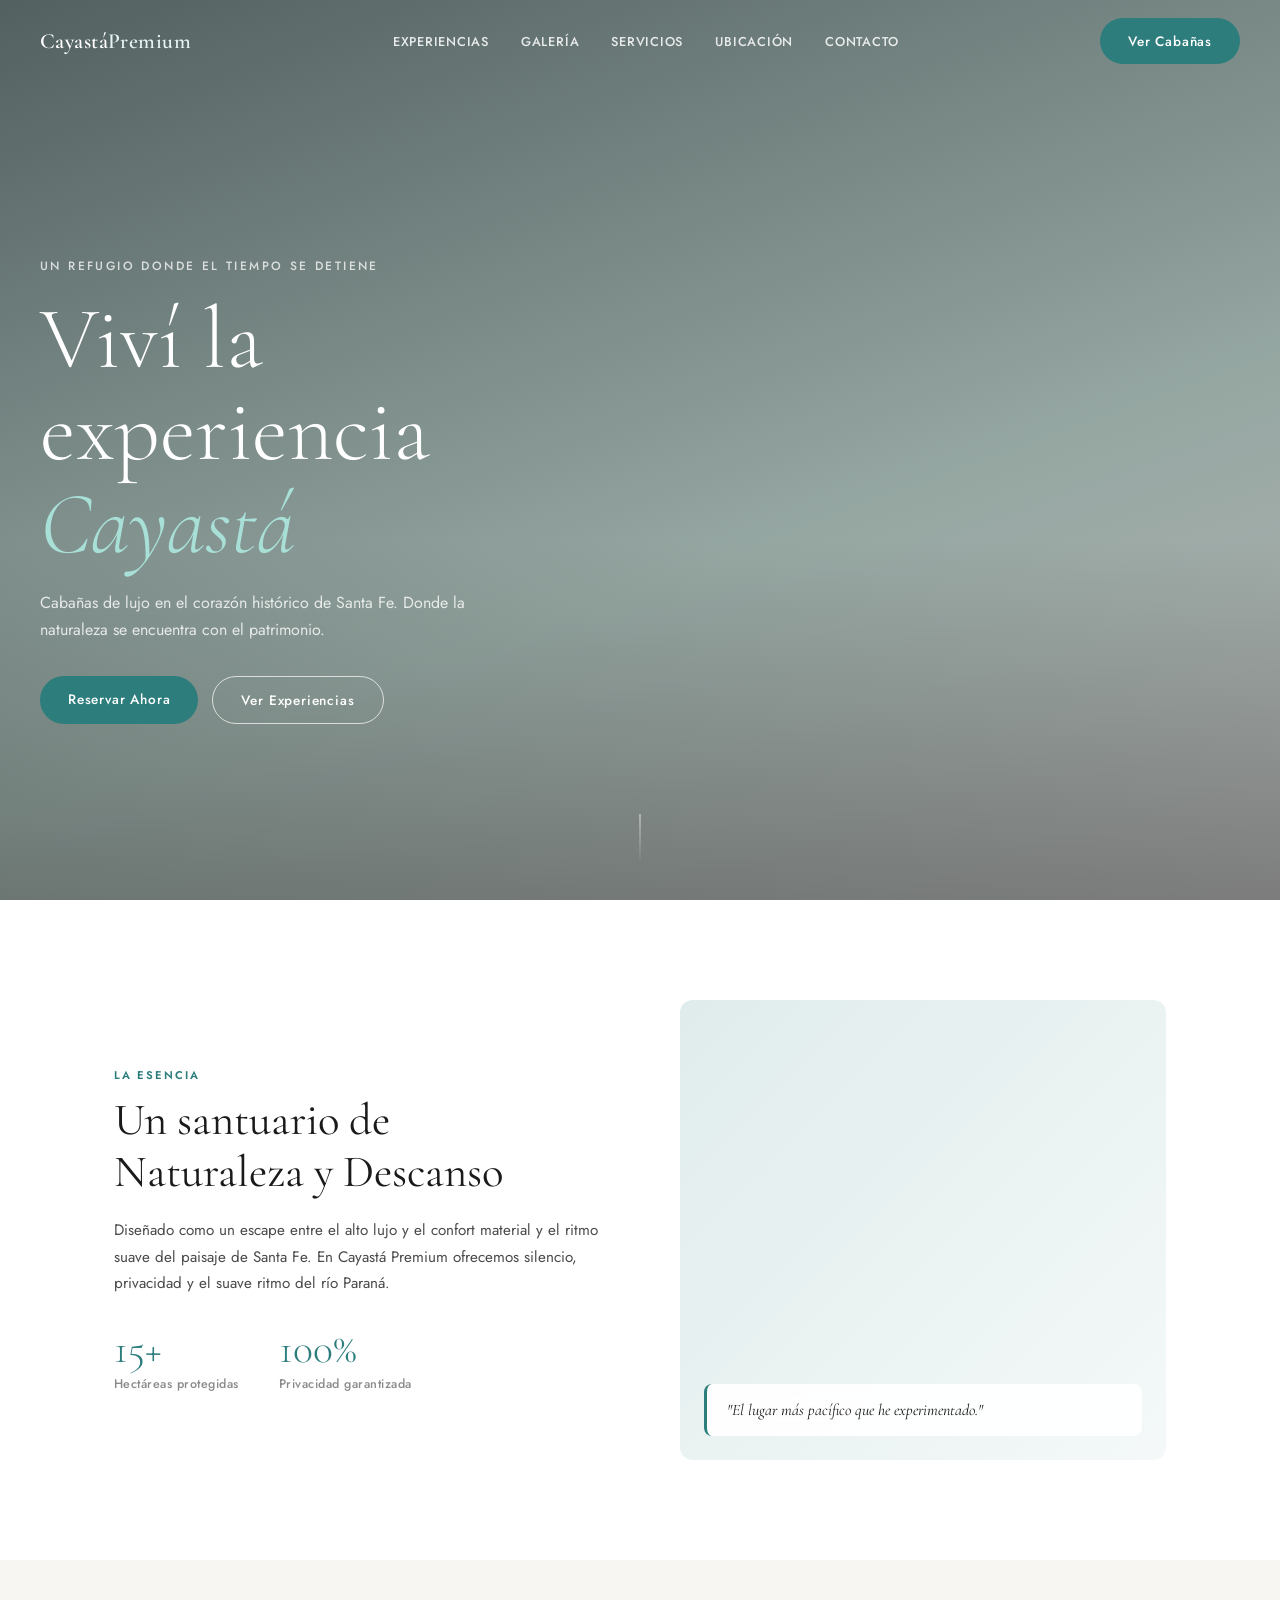
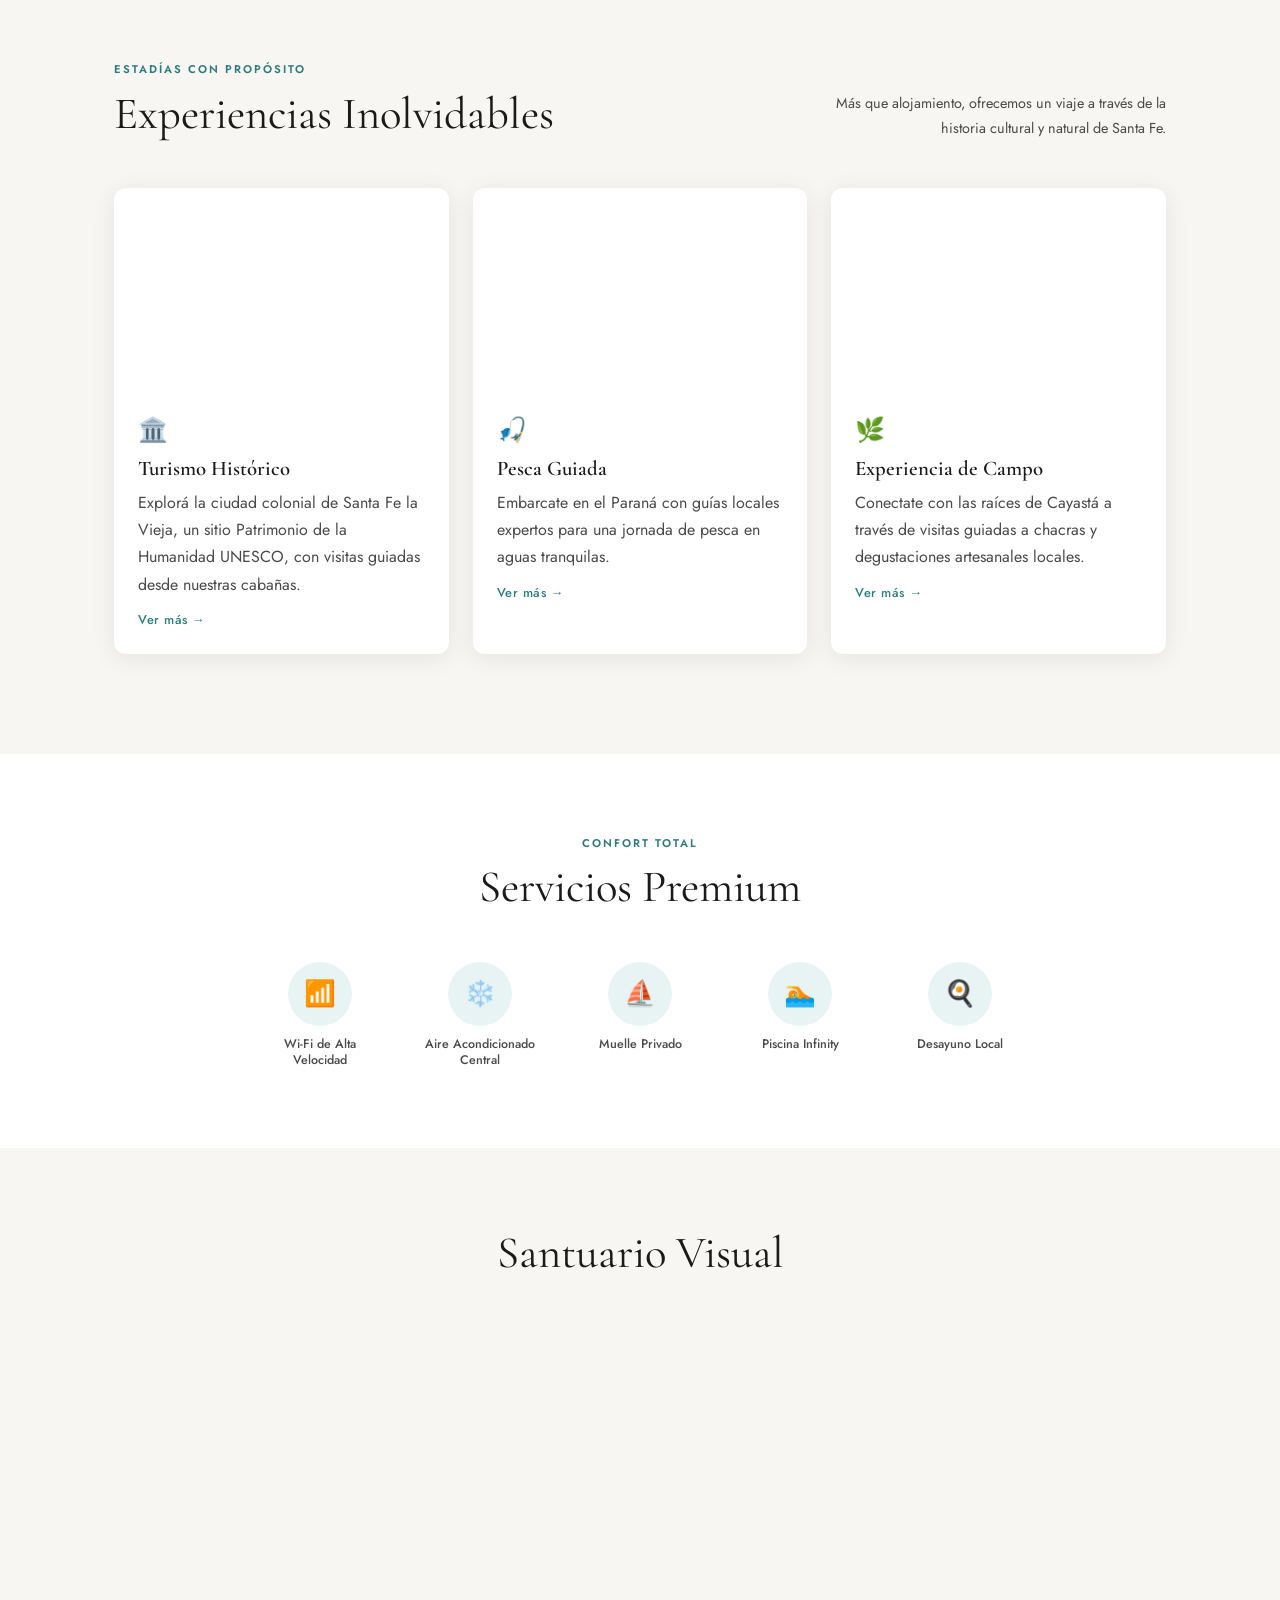
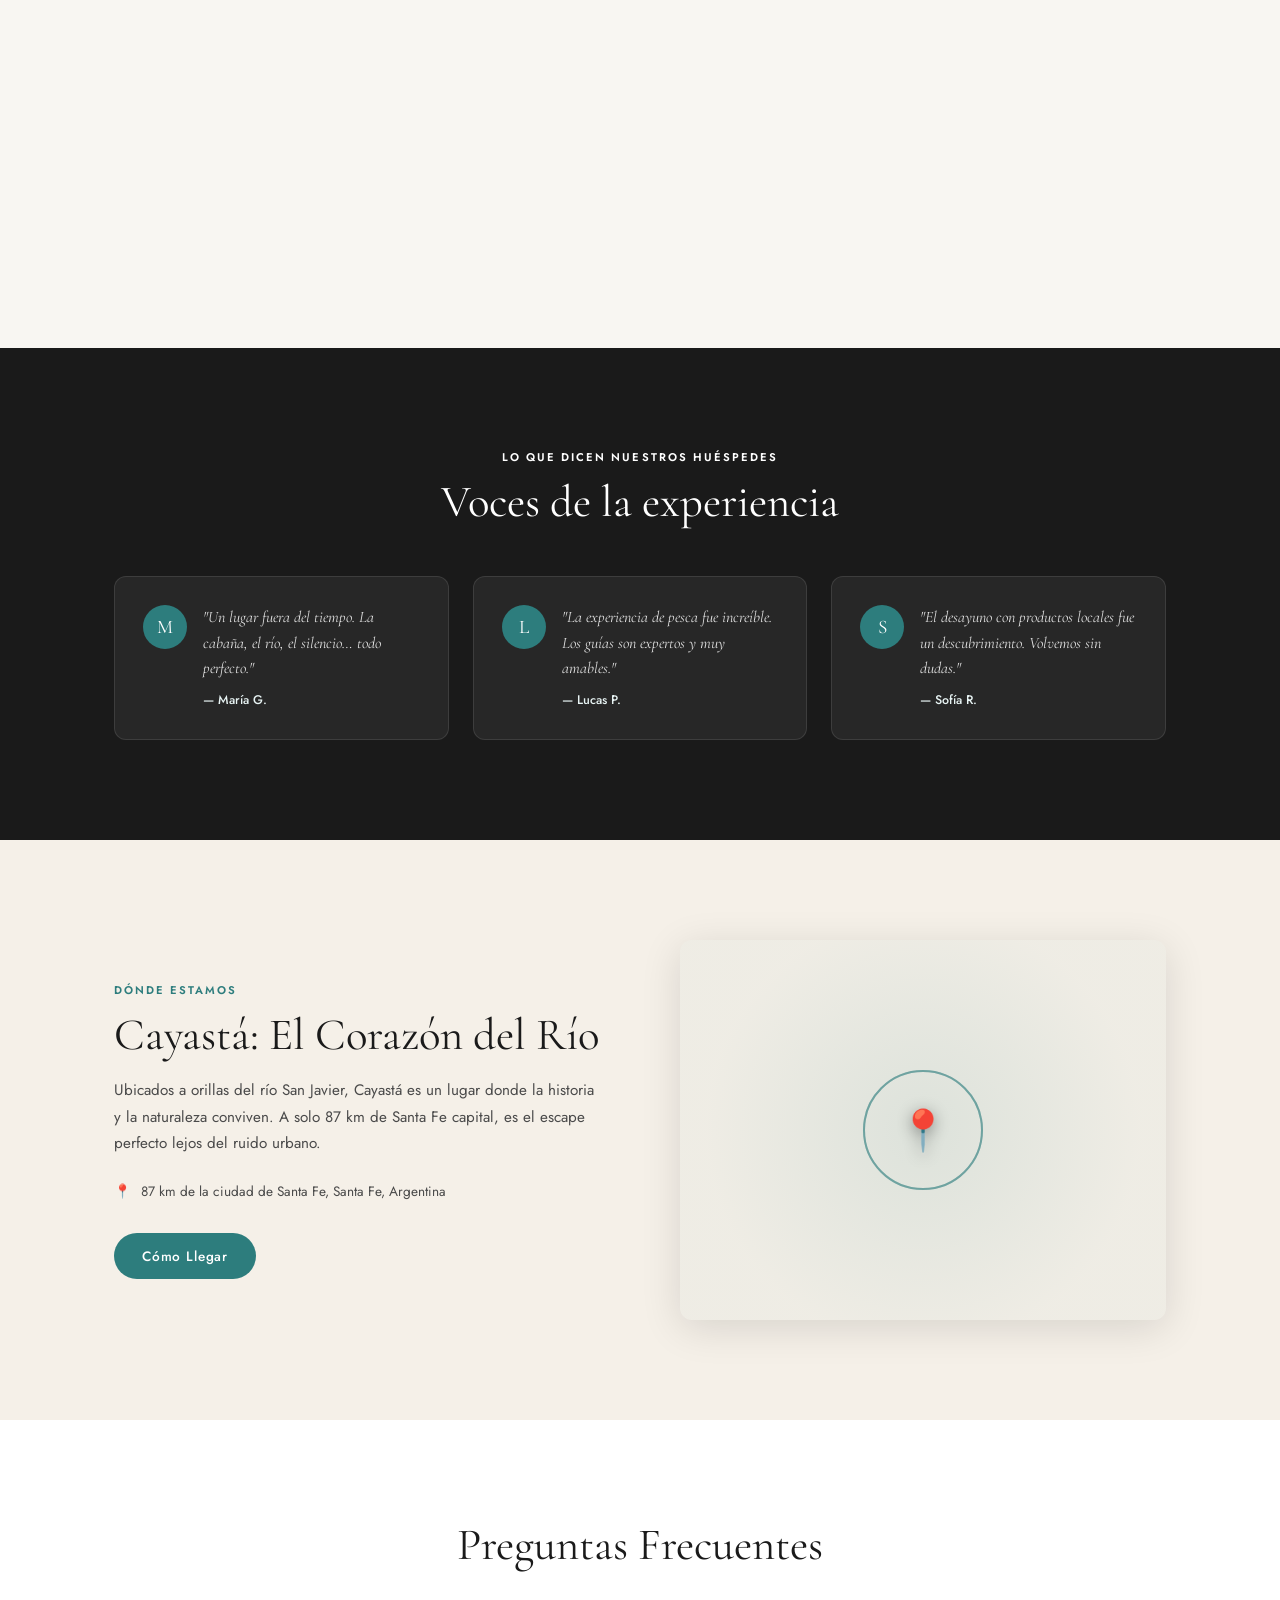
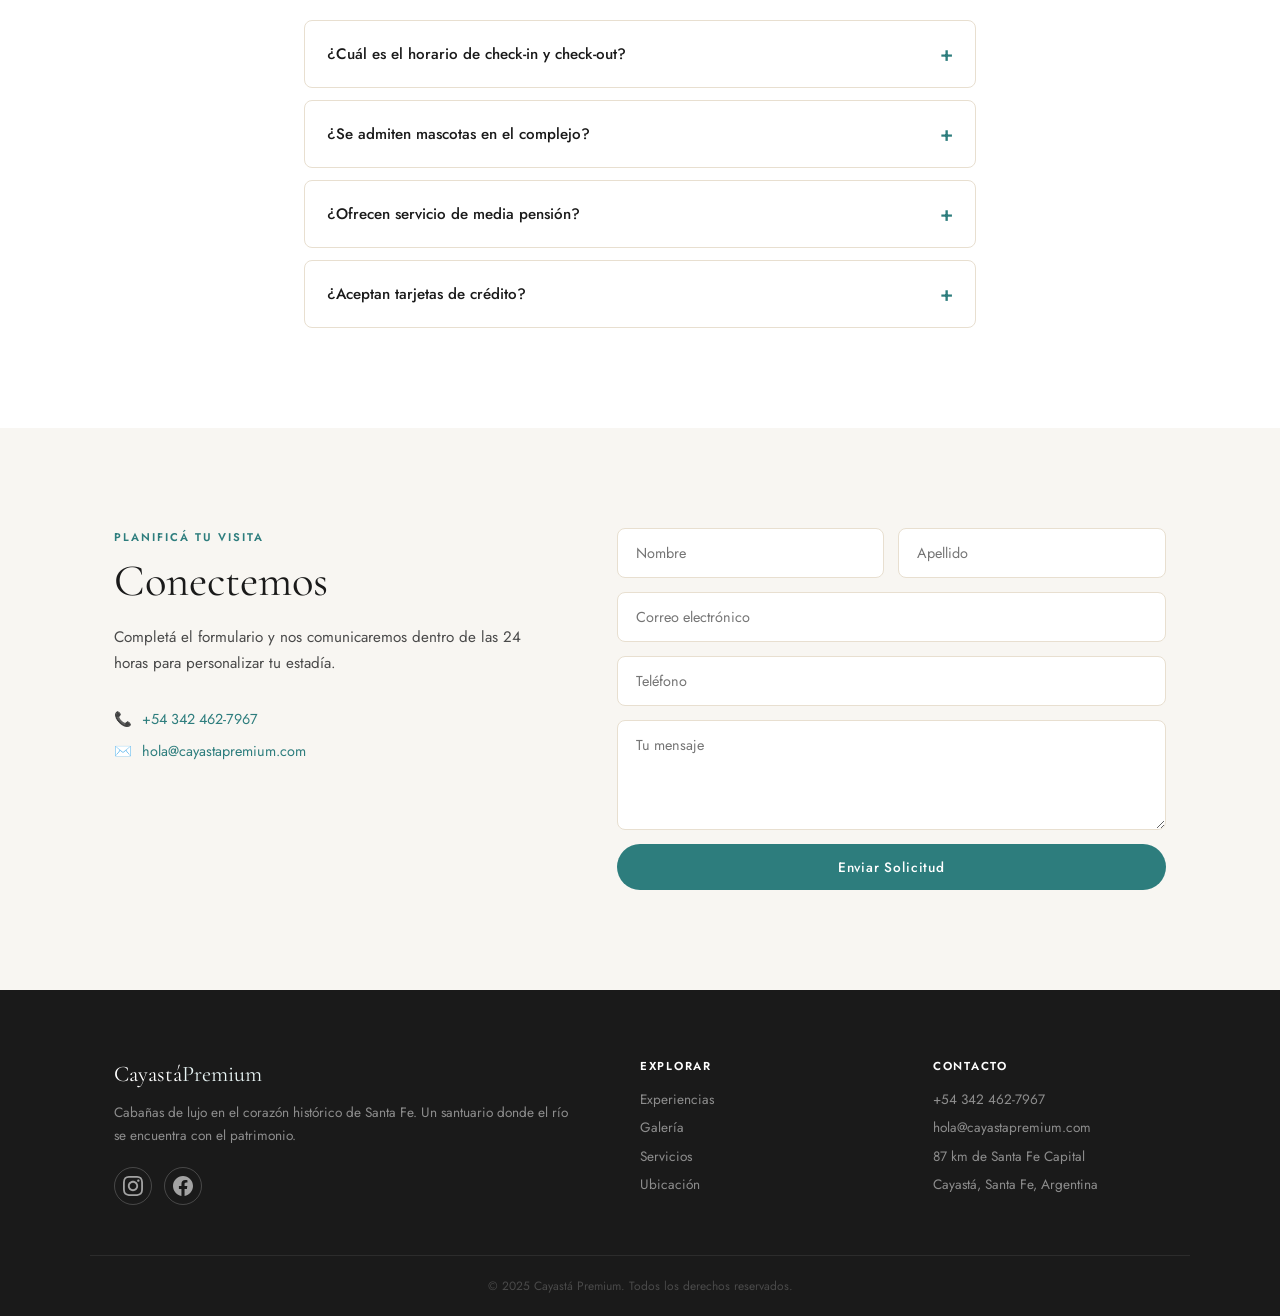
<file: index.html>
<!DOCTYPE html>
<html lang="es">
<head>
  <meta charset="UTF-8" />
  <meta name="viewport" content="width=device-width, initial-scale=1.0" />
  <title>Cayastá Premium</title>
  <link rel="stylesheet" href="styles.css" />
  <link href="https://fonts.googleapis.com/css2?family=Cormorant+Garamond:ital,wght@0,300;0,400;0,600;1,300;1,400&family=Jost:wght@300;400;500;600&display=swap" rel="stylesheet" />
</head>
<body>

  <!-- NAV -->
  <header class="nav">
    <div class="nav__logo">Cayastá<span>Premium</span></div>
    <nav class="nav__links">
      <a href="#experiencias">Experiencias</a>
      <a href="#galery">Galería</a>
      <a href="#services">Servicios</a>
      <a href="#location">Ubicación</a>
      <a href="#contacto">Contacto</a>
    </nav>
    <a href="/cabañas.html" class="btn btn--primary">Ver Cabañas</a>
    <button class="nav__burger" aria-label="Menú">
      <span></span><span></span><span></span>
    </button>
  </header>

  <!-- MOBILE MENU -->
  <div class="mobile-menu" id="mobileMenu">
    <a href="#experiencias">Experiencias</a>
      <a href="#galery">Galería</a>
      <a href="#services">Servicios</a>
      <a href="#location">Ubicación</a>
      <a href="#contacto">Contacto</a>  
    <a href="/cabañas.html" class="btn btn--primary">Ver Cabañas</a>
  </div>

  <!-- HERO -->
  <section class="hero">
    <div class="hero__overlay"></div>
    <div class="hero__content">
      <p class="hero__eyebrow">Un refugio donde el tiempo se detiene</p>
      <h1 class="hero__title">Viví la experiencia<br /><em>Cayastá</em></h1>
      <p class="hero__sub">Cabañas de lujo en el corazón histórico de Santa Fe. Donde la naturaleza se encuentra con el patrimonio.</p>
      <div class="hero__actions">
        <a href="#contacto" class="btn btn--primary">Reservar Ahora</a>
        <a href="#experiencias" class="btn btn--outline">Ver Experiencias</a>
      </div>
    </div>
    <div class="hero__scroll">
      <span></span>
    </div>
  </section>

  <!-- ESSENCE -->
  <section class="essence" id="essence">
    <div class="container essence__grid">
      <div class="essence__text">
        <p class="label">La Esencia</p>
        <h2>Un santuario de<br />Naturaleza y Descanso</h2>
        <p class="body-text">Diseñado como un escape entre el alto lujo y el confort material y el ritmo suave del paisaje de Santa Fe. En Cayastá Premium ofrecemos silencio, privacidad y el suave ritmo del río Paraná.</p>
        <div class="essence__stats">
          <div class="stat">
            <span class="stat__num">15+</span>
            <span class="stat__label">Hectáreas protegidas</span>
          </div>
          <div class="stat">
            <span class="stat__num">100%</span>
            <span class="stat__label">Privacidad garantizada</span>
          </div>
        </div>
      </div>
      <div class="essence__img">
        <div class="essence__img-inner">
          <div class="essence__img-placeholder"></div>
          <div class="essence__quote">
            <em>"El lugar más pacífico que he experimentado."</em>
          </div>
        </div>
      </div>
    </div>
  </section>

  <!-- EXPERIENCES -->
  <section class="experiences" id="experiencias">
    <div class="container">
      <div class="section-header">
        <div>
          <p class="label">Estadías con Propósito</p>
          <h2>Experiencias Inolvidables</h2>
        </div>
        <p class="section-header__desc">Más que alojamiento, ofrecemos un viaje a través de la historia cultural y natural de Santa Fe.</p>
      </div>
      <div class="cards">
        <div class="card">
          <div class="card__img card__img--1"></div>
          <div class="card__body">
            <div class="card__icon">🏛️</div>
            <h3>Turismo Histórico</h3>
            <p>Explorá la ciudad colonial de Santa Fe la Vieja, un sitio Patrimonio de la Humanidad UNESCO, con visitas guiadas desde nuestras cabañas.</p>
            <a href="#" class="link-arrow">Ver más →</a>
          </div>
        </div>
        <div class="card">
          <div class="card__img card__img--2"></div>
          <div class="card__body">
            <div class="card__icon">🎣</div>
            <h3>Pesca Guiada</h3>
            <p>Embarcate en el Paraná con guías locales expertos para una jornada de pesca en aguas tranquilas.</p>
            <a href="#" class="link-arrow">Ver más →</a>
          </div>
        </div>
        <div class="card">
          <div class="card__img card__img--3"></div>
          <div class="card__body">
            <div class="card__icon">🌿</div>
            <h3>Experiencia de Campo</h3>
            <p>Conectate con las raíces de Cayastá a través de visitas guiadas a chacras y degustaciones artesanales locales.</p>
            <a href="#" class="link-arrow">Ver más →</a>
          </div>
        </div>
      </div>
    </div>
  </section>

  <!-- SERVICES -->
  <section class="services" id="services">
    <div class="container">
      <p class="label label--center">Confort Total</p>
      <h2 class="text-center">Servicios Premium</h2>
      <div class="services__grid">
        <div class="service-item">
          <div class="service-item__icon">📶</div>
          <span>Wi-Fi de Alta Velocidad</span>
        </div>
        <div class="service-item">
          <div class="service-item__icon">❄️</div>
          <span>Aire Acondicionado Central</span>
        </div>
        <div class="service-item">
          <div class="service-item__icon">⛵</div>
          <span>Muelle Privado</span>
        </div>
        <div class="service-item">
          <div class="service-item__icon">🏊</div>
          <span>Piscina Infinity</span>
        </div>
        <div class="service-item">
          <div class="service-item__icon">🍳</div>
          <span>Desayuno Local</span>
        </div>
      </div>
    </div>
  </section>

  <!-- GALLERY -->
  <section class="gallery" id="galery">
    <div class="container">
      <h2 class="text-center">Santuario Visual</h2>
      <div class="gallery__grid">
        <div class="gallery__item gallery__item--tall gallery__item--1"></div>
        <div class="gallery__item gallery__item--2"></div>
        <div class="gallery__item gallery__item--3"></div>
        <div class="gallery__item gallery__item--4"></div>
      </div>
    </div>
  </section>

  <!-- TESTIMONIALS -->
  <section class="testimonials">
    <div class="container">
      <p class="label label--center">Lo que dicen nuestros huéspedes</p>
      <h2 class="text-center">Voces de la experiencia</h2>
      <div class="testimonials__grid">
        <div class="testimonial">
          <div class="testimonial__avatar">M</div>
          <div>
            <p class="testimonial__text">"Un lugar fuera del tiempo. La cabaña, el río, el silencio… todo perfecto."</p>
            <p class="testimonial__author">— María G.</p>
          </div>
        </div>
        <div class="testimonial">
          <div class="testimonial__avatar">L</div>
          <div>
            <p class="testimonial__text">"La experiencia de pesca fue increíble. Los guías son expertos y muy amables."</p>
            <p class="testimonial__author">— Lucas P.</p>
          </div>
        </div>
        <div class="testimonial">
          <div class="testimonial__avatar">S</div>
          <div>
            <p class="testimonial__text">"El desayuno con productos locales fue un descubrimiento. Volvemos sin dudas."</p>
            <p class="testimonial__author">— Sofía R.</p>
          </div>
        </div>
      </div>
    </div>
  </section>

  <!-- LOCATION -->
  <section class="location" id="location">
    <div class="container location__grid">
      <div class="location__text">
        <p class="label">Dónde Estamos</p>
        <h2>Cayastá: El Corazón del Río</h2>
        <p class="body-text">Ubicados a orillas del río San Javier, Cayastá es un lugar donde la historia y la naturaleza conviven. A solo 87 km de Santa Fe capital, es el escape perfecto lejos del ruido urbano.</p>
        <div class="location__address">
          <span>📍</span>
          <span>87 km de la ciudad de Santa Fe, Santa Fe, Argentina</span>
        </div>
        <a href="https://maps.google.com" target="_blank" class="btn btn--teal">Cómo Llegar</a>
      </div>
      <div class="location__map">
        <div class="location__map-placeholder">
          <div class="map-ripple"></div>
          <div class="map-ripple map-ripple--2"></div>
          <div class="map-pin">📍</div>
        </div>
      </div>
    </div>
  </section>

  <!-- FAQ -->
  <section class="faq">
    <div class="container faq__inner">
      <h2 class="text-center">Preguntas Frecuentes</h2>
      <div class="faq__list">
        <details class="faq__item">
          <summary>¿Cuál es el horario de check-in y check-out?</summary>
          <p>El check-in es a partir de las 14:00 hs y el check-out hasta las 10:30 hs. Ofrecemos horarios flexibles según disponibilidad.</p>
        </details>
        <details class="faq__item">
          <summary>¿Se admiten mascotas en el complejo?</summary>
          <p>Sí, admitimos mascotas en cabañas seleccionadas. Consultanos al momento de la reserva para coordinar los detalles.</p>
        </details>
        <details class="faq__item">
          <summary>¿Ofrecen servicio de media pensión?</summary>
          <p>Incluimos desayuno con productos locales. La media pensión puede contratarse como servicio adicional consultando disponibilidad.</p>
        </details>
        <details class="faq__item">
          <summary>¿Aceptan tarjetas de crédito?</summary>
          <p>Aceptamos todas las tarjetas de crédito y débito principales, así como transferencias bancarias y Mercado Pago.</p>
        </details>
      </div>
    </div>
  </section>

  <!-- CONTACT -->
  <section class="contact" id="contacto">
    <div class="container contact__grid">
      <div class="contact__text">
        <p class="label">Planificá tu visita</p>
        <h2>Conectemos</h2>
        <p class="body-text">Completá el formulario y nos comunicaremos dentro de las 24 horas para personalizar tu estadía.</p>
        <div class="contact__info">
          <div class="contact__info-item">
            <span>📞</span>
            <a href="tel:+543424627967">+54 342 462-7967</a>
          </div>
          <div class="contact__info-item">
            <span>✉️</span>
            <a href="mailto:hola@cayastapremium.com">hola@cayastapremium.com</a>
          </div>
        </div>
      </div>
      <form class="contact__form">
        <div class="form-row">
          <input type="text" placeholder="Nombre" />
          <input type="text" placeholder="Apellido" />
        </div>
        <input type="email" placeholder="Correo electrónico" />
        <input type="tel" placeholder="Teléfono" />
        <textarea placeholder="Tu mensaje" rows="4"></textarea>
        <button type="submit" class="btn btn--primary btn--full">Enviar Solicitud</button>
      </form>
    </div>
  </section>

  <!-- FOOTER -->
  <footer class="footer">
    <div class="container footer__grid">
      <div class="footer__brand">
        <div class="footer__logo">Cayastá<span>Premium</span></div>
        <p>Cabañas de lujo en el corazón histórico de Santa Fe. Un santuario donde el río se encuentra con el patrimonio.</p>
        <div class="footer__social">
          <a href="#" aria-label="Instagram">
            <svg width="20" height="20" fill="currentColor" viewBox="0 0 24 24"><path d="M12 2.163c3.204 0 3.584.012 4.85.07 3.252.148 4.771 1.691 4.919 4.919.058 1.265.069 1.645.069 4.849 0 3.205-.012 3.584-.069 4.849-.149 3.225-1.664 4.771-4.919 4.919-1.266.058-1.644.07-4.85.07-3.204 0-3.584-.012-4.849-.07-3.26-.149-4.771-1.699-4.919-4.92-.058-1.265-.07-1.644-.07-4.849 0-3.204.013-3.583.07-4.849.149-3.227 1.664-4.771 4.919-4.919 1.266-.057 1.645-.069 4.849-.069zm0-2.163c-3.259 0-3.667.014-4.947.072-4.358.2-6.78 2.618-6.98 6.98-.059 1.281-.073 1.689-.073 4.948 0 3.259.014 3.668.072 4.948.2 4.358 2.618 6.78 6.98 6.98 1.281.058 1.689.072 4.948.072 3.259 0 3.668-.014 4.948-.072 4.354-.2 6.782-2.618 6.979-6.98.059-1.28.073-1.689.073-4.948 0-3.259-.014-3.667-.072-4.947-.196-4.354-2.617-6.78-6.979-6.98-1.281-.059-1.69-.073-4.949-.073zm0 5.838c-3.403 0-6.162 2.759-6.162 6.162s2.759 6.163 6.162 6.163 6.162-2.759 6.162-6.163c0-3.403-2.759-6.162-6.162-6.162zm0 10.162c-2.209 0-4-1.79-4-4 0-2.209 1.791-4 4-4s4 1.791 4 4c0 2.21-1.791 4-4 4zm6.406-11.845c-.796 0-1.441.645-1.441 1.44s.645 1.44 1.441 1.44c.795 0 1.439-.645 1.439-1.44s-.644-1.44-1.439-1.44z"/></svg>
          </a>
          <a href="#" aria-label="Facebook">
            <svg width="20" height="20" fill="currentColor" viewBox="0 0 24 24"><path d="M24 12.073c0-6.627-5.373-12-12-12s-12 5.373-12 12c0 5.99 4.388 10.954 10.125 11.854v-8.385H7.078v-3.47h3.047V9.43c0-3.007 1.792-4.669 4.533-4.669 1.312 0 2.686.235 2.686.235v2.953H15.83c-1.491 0-1.956.925-1.956 1.874v2.25h3.328l-.532 3.47h-2.796v8.385C19.612 23.027 24 18.062 24 12.073z"/></svg>
          </a>
        </div>
      </div>
      <div class="footer__col">
        <h4>Explorar</h4>
        <a href="#">Experiencias</a>
        <a href="#">Galería</a>
        <a href="#">Servicios</a>
        <a href="#">Ubicación</a>
      </div>
      <div class="footer__col">
        <h4>Contacto</h4>
        <a href="tel:+543424627967">+54 342 462-7967</a>
        <a href="mailto:hola@cayastapremium.com">hola@cayastapremium.com</a>
        <span>87 km de Santa Fe Capital</span>
        <span>Cayastá, Santa Fe, Argentina</span>
      </div>
    </div>
    <div class="footer__bottom">
      <p>© 2025 Cayastá Premium. Todos los derechos reservados.</p>
    </div>
  </footer>

  <script>
    // Mobile menu toggle
    const burger = document.querySelector('.nav__burger');
    const mobileMenu = document.getElementById('mobileMenu');
    burger.addEventListener('click', () => {
      mobileMenu.classList.toggle('is-open');
      burger.classList.toggle('is-active');
    });

    // FAQ accordion (native details works, but let's add smooth close)
    document.querySelectorAll('.faq__item').forEach(item => {
      item.addEventListener('toggle', () => {
        if (item.open) {
          document.querySelectorAll('.faq__item[open]').forEach(other => {
            if (other !== item) other.removeAttribute('open');
          });
        }
      });
    });

    // Scroll reveal
    const observer = new IntersectionObserver((entries) => {
      entries.forEach(e => {
        if (e.isIntersecting) {
          e.target.classList.add('revealed');
          observer.unobserve(e.target);
        }
      });
    }, { threshold: 0.1 });
    document.querySelectorAll('.card, .service-item, .testimonial, .gallery__item, .stat').forEach(el => {
      el.classList.add('reveal');
      observer.observe(el);
    });

    // Sticky nav shadow
    window.addEventListener('scroll', () => {
      document.querySelector('.nav').classList.toggle('scrolled', window.scrollY > 60);
    });
  </script>
</body>
</html>
</file>
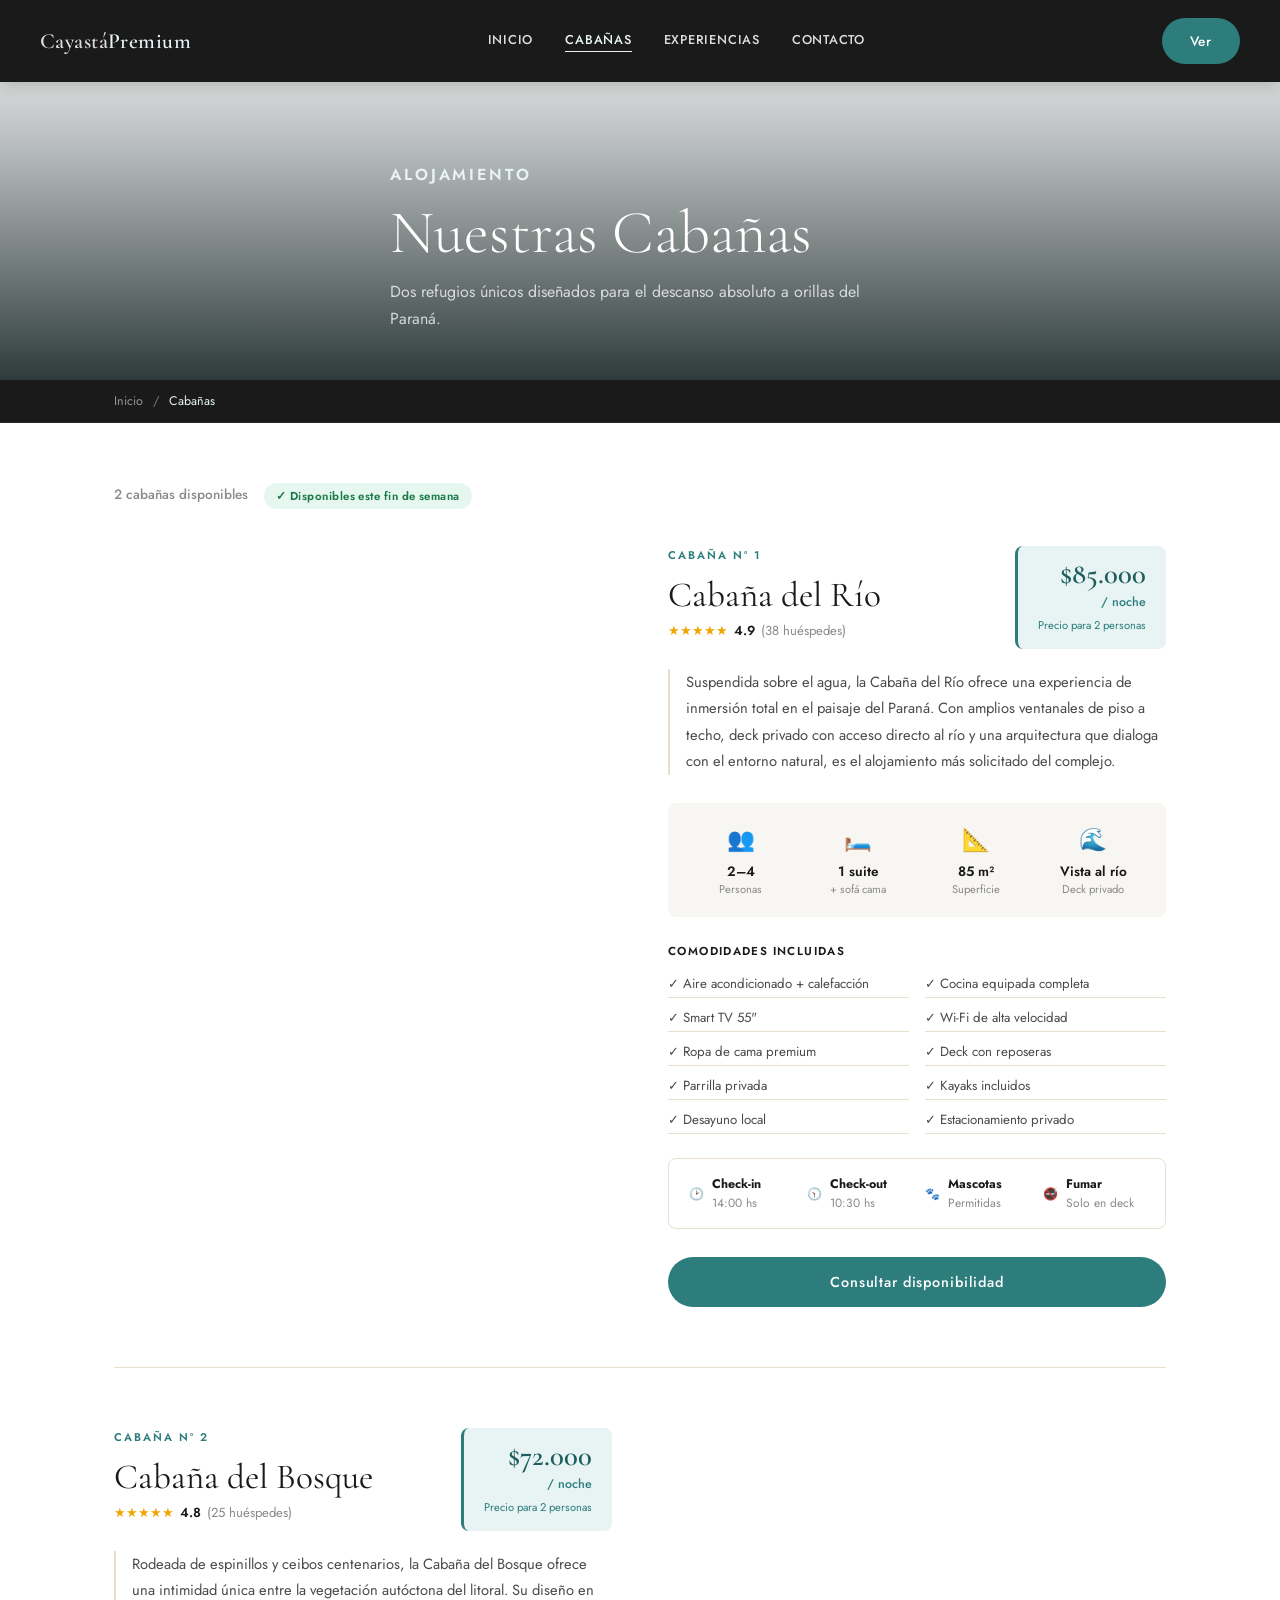
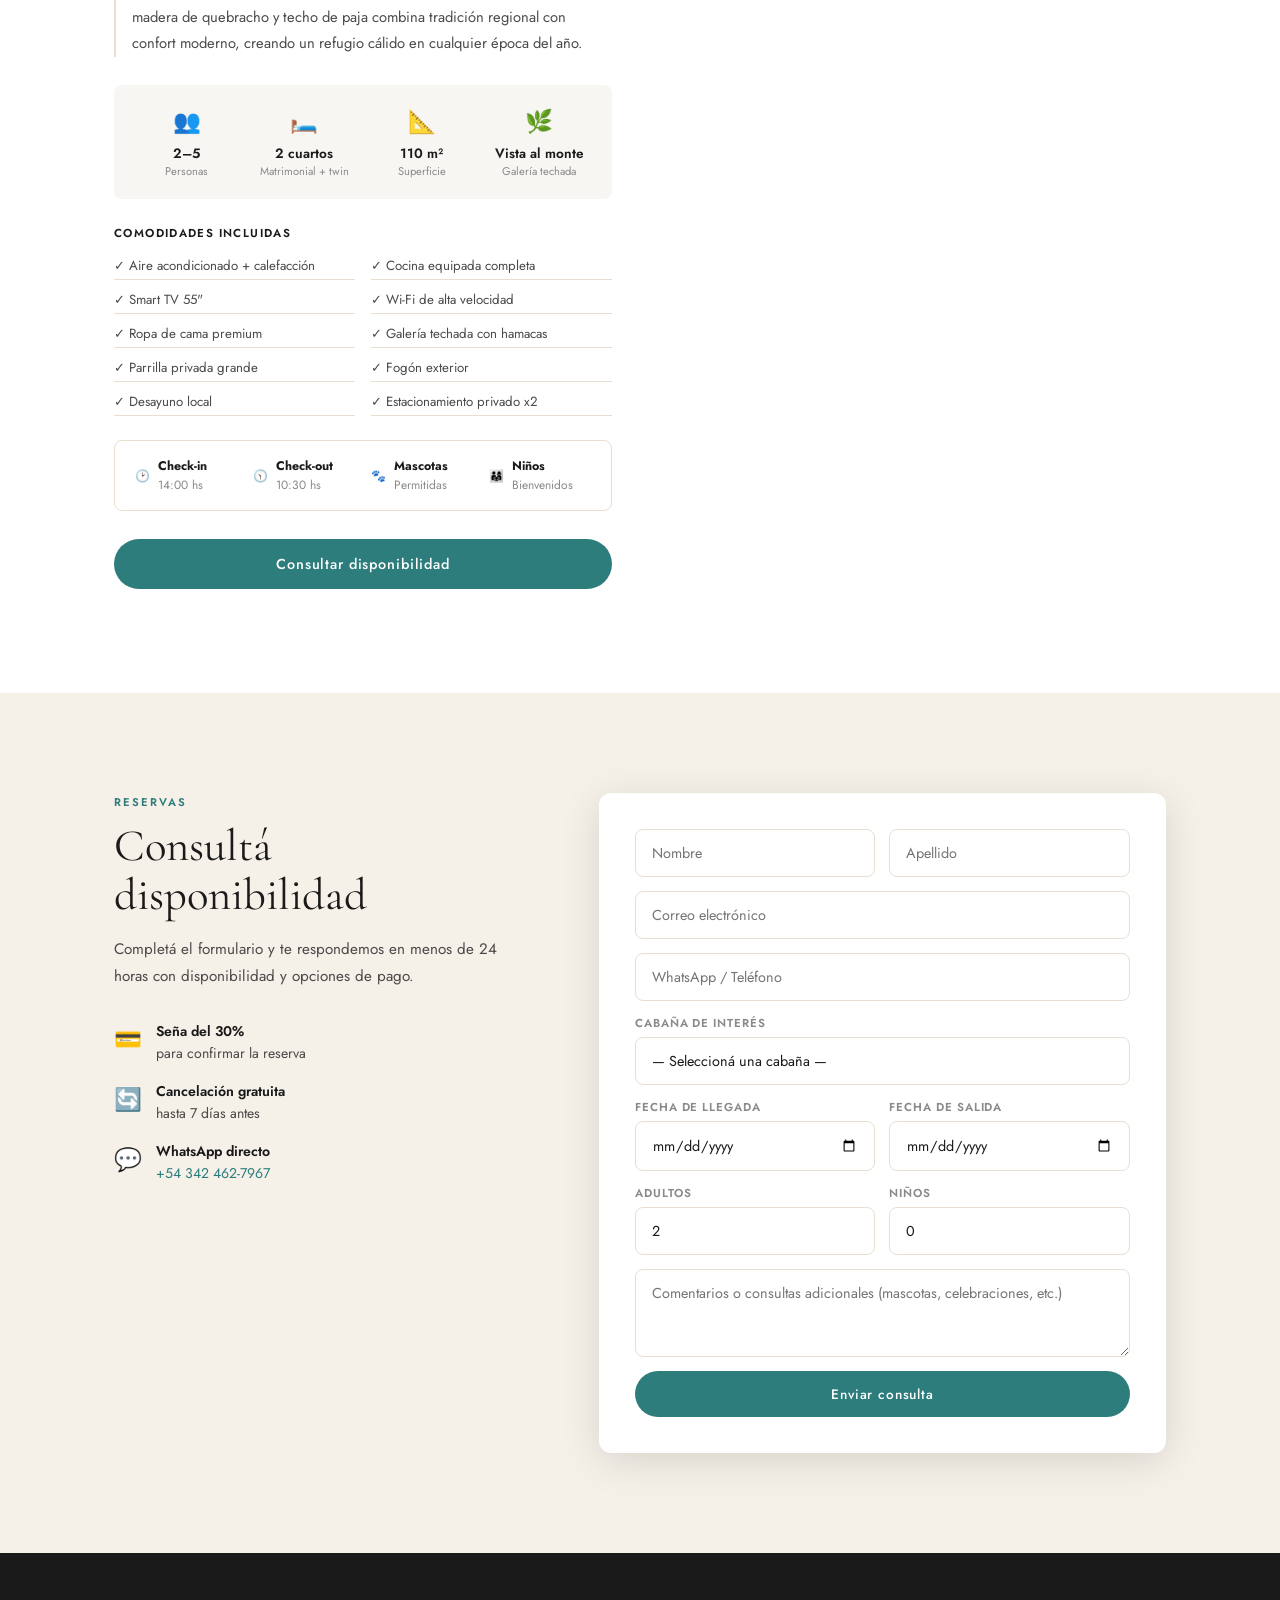
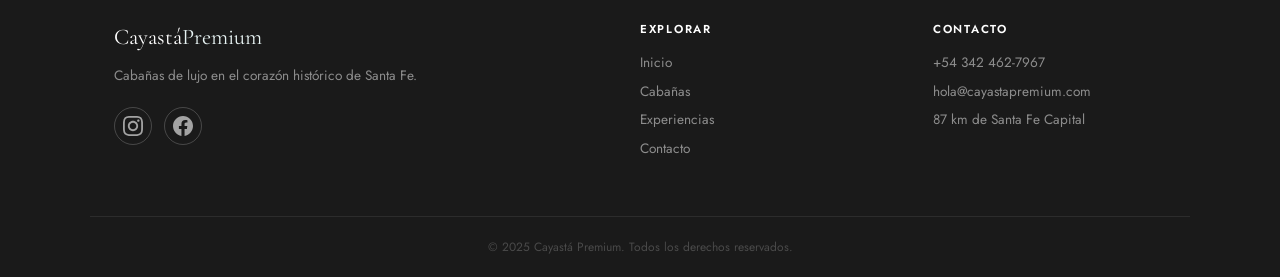
<file: cabañas.html>
<!DOCTYPE html>
<html lang="es">
<head>
  <meta charset="UTF-8" />
  <meta name="viewport" content="width=device-width, initial-scale=1.0" />
  <title>Cabañas — Cayastá Premium</title>
  <link rel="stylesheet" href="styles.css" />
  <link rel="stylesheet" href="cabañas.css" />
  <link href="https://fonts.googleapis.com/css2?family=Cormorant+Garamond:ital,wght@0,300;0,400;0,600;1,300;1,400&family=Jost:wght@300;400;500;600&display=swap" rel="stylesheet" />
</head>
<body class="page-cabanas">

  <!-- NAV (igual que index pero siempre oscura) -->
  <header class="nav nav--solid">
    <a href="index.html" class="nav__logo">Cayastá<span>Premium</span></a>
    <nav class="nav__links">
      <a href="index.html">Inicio</a>
      <a href="cabanas.html" class="nav__link--active">Cabañas</a>
      <a href="index.html#experiencias">Experiencias</a>
      <a href="index.html#contacto">Contacto</a>
    </nav>
    <a href="#reservar" class="btn btn--primary">Ver</a>
    <button class="nav__burger" aria-label="Menú">
      <span></span><span></span><span></span>
    </button>
  </header>

  <div class="mobile-menu" id="mobileMenu">
    <a href="index.html">Inicio</a>
    <a href="cabanas.html">Cabañas</a>
    <a href="index.html#experiencias">Experiencias</a>
    <a href="index.html#contacto">Contacto</a>
    <a href="#reservar" class="btn btn--primary">Reservar</a>
  </div>

  <!-- PAGE HERO -->
  <section class="page-hero">
    <div class="page-hero__bg"></div>
    <div class="page-hero__content container">
      <p class="label">Alojamiento</p>
      <h1>Nuestras Cabañas</h1>
      <p>Dos refugios únicos diseñados para el descanso absoluto a orillas del Paraná.</p>
    </div>
  </section>

  <!-- BREADCRUMB -->
  <div class="breadcrumb">
    <div class="container">
      <a href="index.html">Inicio</a>
      <span>/</span>
      <span>Cabañas</span>
    </div>
  </div>

  <!-- CABAÑAS LIST -->
  <main class="cabanas-main">
    <div class="container">

      <!-- FILTROS / INFO -->
      <div class="cabanas-topbar">
        <p class="cabanas-count">2 cabañas disponibles</p>
        <div class="cabanas-badges">
          <span class="badge badge--green">✓ Disponibles este fin de semana</span>
        </div>
      </div>

      <!-- ========== CABAÑA 1 ========== -->
      <article class="cabin" id="cabin-rio">
        <div class="cabin__gallery">
          <div class="cabin__img-main cabin__img--rio"></div>
          <div class="cabin__img-thumbs">
            <div class="cabin__thumb cabin__thumb--rio1"></div>
            <div class="cabin__thumb cabin__thumb--rio2"></div>
            <div class="cabin__thumb cabin__thumb--rio3"></div>
          </div>
        </div>

        <div class="cabin__info">
          <div class="cabin__header">
            <div>
              <p class="label">Cabaña Nº 1</p>
              <h2 class="cabin__name">Cabaña del Río</h2>
              <div class="cabin__rating">
                <span class="stars">★★★★★</span>
                <span class="rating-num">4.9</span>
                <span class="rating-count">(38 huéspedes)</span>
              </div>
            </div>
            <div class="cabin__price-box">
              <span class="cabin__price">$85.000</span>
              <span class="cabin__price-label">/ noche</span>
              <p class="cabin__price-note">Precio para 2 personas</p>
            </div>
          </div>

          <p class="cabin__desc">
            Suspendida sobre el agua, la Cabaña del Río ofrece una experiencia de inmersión total en el paisaje del Paraná. Con amplios ventanales de piso a techo, deck privado con acceso directo al río y una arquitectura que dialoga con el entorno natural, es el alojamiento más solicitado del complejo.
          </p>

          <div class="cabin__features">
            <div class="feature">
              <span class="feature__icon">👥</span>
              <div>
                <span class="feature__val">2–4</span>
                <span class="feature__key">Personas</span>
              </div>
            </div>
            <div class="feature">
              <span class="feature__icon">🛏️</span>
              <div>
                <span class="feature__val">1 suite</span>
                <span class="feature__key">+ sofá cama</span>
              </div>
            </div>
            <div class="feature">
              <span class="feature__icon">📐</span>
              <div>
                <span class="feature__val">85 m²</span>
                <span class="feature__key">Superficie</span>
              </div>
            </div>
            <div class="feature">
              <span class="feature__icon">🌊</span>
              <div>
                <span class="feature__val">Vista al río</span>
                <span class="feature__key">Deck privado</span>
              </div>
            </div>
          </div>

          <div class="cabin__amenities">
            <h4>Comodidades incluidas</h4>
            <ul class="amenities-grid">
              <li>✓ Aire acondicionado + calefacción</li>
              <li>✓ Cocina equipada completa</li>
              <li>✓ Smart TV 55"</li>
              <li>✓ Wi-Fi de alta velocidad</li>
              <li>✓ Ropa de cama premium</li>
              <li>✓ Deck con reposeras</li>
              <li>✓ Parrilla privada</li>
              <li>✓ Kayaks incluidos</li>
              <li>✓ Desayuno local</li>
              <li>✓ Estacionamiento privado</li>
            </ul>
          </div>

          <div class="cabin__policies">
            <div class="policy">
              <span class="policy__icon">🕑</span>
              <div>
                <strong>Check-in</strong>
                <span>14:00 hs</span>
              </div>
            </div>
            <div class="policy">
              <span class="policy__icon">🕥</span>
              <div>
                <strong>Check-out</strong>
                <span>10:30 hs</span>
              </div>
            </div>
            <div class="policy">
              <span class="policy__icon">🐾</span>
              <div>
                <strong>Mascotas</strong>
                <span>Permitidas</span>
              </div>
            </div>
            <div class="policy">
              <span class="policy__icon">🚭</span>
              <div>
                <strong>Fumar</strong>
                <span>Solo en deck</span>
              </div>
            </div>
          </div>

          <a href="#reservar" class="btn btn--primary cabin__cta" data-cabin="Cabaña del Río">
            Consultar disponibilidad
          </a>
        </div>
      </article>

      <div class="cabin-divider"></div>

      <!-- ========== CABAÑA 2 ========== -->
      <article class="cabin cabin--reverse" id="cabin-bosque">
        <div class="cabin__gallery">
          <div class="cabin__img-main cabin__img--bosque"></div>
          <div class="cabin__img-thumbs">
            <div class="cabin__thumb cabin__thumb--bosque1"></div>
            <div class="cabin__thumb cabin__thumb--bosque2"></div>
            <div class="cabin__thumb cabin__thumb--bosque3"></div>
          </div>
        </div>

        <div class="cabin__info">
          <div class="cabin__header">
            <div>
              <p class="label">Cabaña Nº 2</p>
              <h2 class="cabin__name">Cabaña del Bosque</h2>
              <div class="cabin__rating">
                <span class="stars">★★★★★</span>
                <span class="rating-num">4.8</span>
                <span class="rating-count">(25 huéspedes)</span>
              </div>
            </div>
            <div class="cabin__price-box">
              <span class="cabin__price">$72.000</span>
              <span class="cabin__price-label">/ noche</span>
              <p class="cabin__price-note">Precio para 2 personas</p>
            </div>
          </div>

          <p class="cabin__desc">
            Rodeada de espinillos y ceibos centenarios, la Cabaña del Bosque ofrece una intimidad única entre la vegetación autóctona del litoral. Su diseño en madera de quebracho y techo de paja combina tradición regional con confort moderno, creando un refugio cálido en cualquier época del año.
          </p>

          <div class="cabin__features">
            <div class="feature">
              <span class="feature__icon">👥</span>
              <div>
                <span class="feature__val">2–5</span>
                <span class="feature__key">Personas</span>
              </div>
            </div>
            <div class="feature">
              <span class="feature__icon">🛏️</span>
              <div>
                <span class="feature__val">2 cuartos</span>
                <span class="feature__key">Matrimonial + twin</span>
              </div>
            </div>
            <div class="feature">
              <span class="feature__icon">📐</span>
              <div>
                <span class="feature__val">110 m²</span>
                <span class="feature__key">Superficie</span>
              </div>
            </div>
            <div class="feature">
              <span class="feature__icon">🌿</span>
              <div>
                <span class="feature__val">Vista al monte</span>
                <span class="feature__key">Galería techada</span>
              </div>
            </div>
          </div>

          <div class="cabin__amenities">
            <h4>Comodidades incluidas</h4>
            <ul class="amenities-grid">
              <li>✓ Aire acondicionado + calefacción</li>
              <li>✓ Cocina equipada completa</li>
              <li>✓ Smart TV 55"</li>
              <li>✓ Wi-Fi de alta velocidad</li>
              <li>✓ Ropa de cama premium</li>
              <li>✓ Galería techada con hamacas</li>
              <li>✓ Parrilla privada grande</li>
              <li>✓ Fogón exterior</li>
              <li>✓ Desayuno local</li>
              <li>✓ Estacionamiento privado x2</li>
            </ul>
          </div>

          <div class="cabin__policies">
            <div class="policy">
              <span class="policy__icon">🕑</span>
              <div>
                <strong>Check-in</strong>
                <span>14:00 hs</span>
              </div>
            </div>
            <div class="policy">
              <span class="policy__icon">🕥</span>
              <div>
                <strong>Check-out</strong>
                <span>10:30 hs</span>
              </div>
            </div>
            <div class="policy">
              <span class="policy__icon">🐾</span>
              <div>
                <strong>Mascotas</strong>
                <span>Permitidas</span>
              </div>
            </div>
            <div class="policy">
              <span class="policy__icon">👨‍👩‍👧</span>
              <div>
                <strong>Niños</strong>
                <span>Bienvenidos</span>
              </div>
            </div>
          </div>

          <a href="#reservar" class="btn btn--primary cabin__cta" data-cabin="Cabaña del Bosque">
            Consultar disponibilidad
          </a>
        </div>
      </article>

    </div>
  </main>

  <!-- FORMULARIO DE RESERVA -->
  <section class="reserva" id="reservar">
    <div class="container reserva__grid">
      <div class="reserva__text">
        <p class="label">Reservas</p>
        <h2>Consultá<br />disponibilidad</h2>
        <p class="body-text">Completá el formulario y te respondemos en menos de 24 horas con disponibilidad y opciones de pago.</p>

        <div class="reserva__info">
          <div class="reserva__info-item">
            <span class="reserva__info-icon">💳</span>
            <div>
              <strong>Seña del 30%</strong>
              <span>para confirmar la reserva</span>
            </div>
          </div>
          <div class="reserva__info-item">
            <span class="reserva__info-icon">🔄</span>
            <div>
              <strong>Cancelación gratuita</strong>
              <span>hasta 7 días antes</span>
            </div>
          </div>
          <div class="reserva__info-item">
            <span class="reserva__info-icon">💬</span>
            <div>
              <strong>WhatsApp directo</strong>
              <a href="https://wa.me/543424627967" target="_blank">+54 342 462-7967</a>
            </div>
          </div>
        </div>
      </div>

      <form class="reserva__form" id="reservaForm">
        <div class="form-row">
          <input type="text" placeholder="Nombre" required />
          <input type="text" placeholder="Apellido" required />
        </div>
        <input type="email" placeholder="Correo electrónico" required />
        <input type="tel" placeholder="WhatsApp / Teléfono" />

        <div class="form-group">
          <label class="form-label">Cabaña de interés</label>
          <select id="cabinSelect">
            <option value="">— Seleccioná una cabaña —</option>
            <option value="rio">🌊 Cabaña del Río — $85.000/noche</option>
            <option value="bosque">🌿 Cabaña del Bosque — $72.000/noche</option>
            <option value="ambas">Ambas (grupo grande)</option>
          </select>
        </div>

        <div class="form-row">
          <div class="form-group">
            <label class="form-label">Fecha de llegada</label>
            <input type="date" id="fechaEntrada" />
          </div>
          <div class="form-group">
            <label class="form-label">Fecha de salida</label>
            <input type="date" id="fechaSalida" />
          </div>
        </div>

        <div class="form-row">
          <div class="form-group">
            <label class="form-label">Adultos</label>
            <select id="adultos">
              <option>1</option>
              <option selected>2</option>
              <option>3</option>
              <option>4</option>
              <option>5+</option>
            </select>
          </div>
          <div class="form-group">
            <label class="form-label">Niños</label>
            <select id="ninos">
              <option selected>0</option>
              <option>1</option>
              <option>2</option>
              <option>3+</option>
            </select>
          </div>
        </div>

        <!-- RESUMEN DINÁMICO -->
        <div class="reserva__summary" id="reservaSummary" style="display:none">
          <div class="summary__row">
            <span id="summaryNoches">— noches</span>
            <span id="summaryPrecio">—</span>
          </div>
          <div class="summary__row summary__row--total">
            <strong>Total estimado</strong>
            <strong id="summaryTotal">—</strong>
          </div>
          <p class="summary__note">* Seña del 30% al confirmar. Resto al check-in.</p>
        </div>

        <textarea placeholder="Comentarios o consultas adicionales (mascotas, celebraciones, etc.)" rows="3"></textarea>
        <button type="submit" class="btn btn--primary btn--full">Enviar consulta</button>
      </form>
    </div>
  </section>

  <!-- FOOTER (igual al de index) -->
  <footer class="footer">
    <div class="container footer__grid">
      <div class="footer__brand">
        <div class="footer__logo">Cayastá<span>Premium</span></div>
        <p>Cabañas de lujo en el corazón histórico de Santa Fe.</p>
        <div class="footer__social">
          <a href="#" aria-label="Instagram">
            <svg width="20" height="20" fill="currentColor" viewBox="0 0 24 24"><path d="M12 2.163c3.204 0 3.584.012 4.85.07 3.252.148 4.771 1.691 4.919 4.919.058 1.265.069 1.645.069 4.849 0 3.205-.012 3.584-.069 4.849-.149 3.225-1.664 4.771-4.919 4.919-1.266.058-1.644.07-4.85.07-3.204 0-3.584-.012-4.849-.07-3.26-.149-4.771-1.699-4.919-4.92-.058-1.265-.07-1.644-.07-4.849 0-3.204.013-3.583.07-4.849.149-3.227 1.664-4.771 4.919-4.919 1.266-.057 1.645-.069 4.849-.069zm0-2.163c-3.259 0-3.667.014-4.947.072-4.358.2-6.78 2.618-6.98 6.98-.059 1.281-.073 1.689-.073 4.948 0 3.259.014 3.668.072 4.948.2 4.358 2.618 6.78 6.98 6.98 1.281.058 1.689.072 4.948.072 3.259 0 3.668-.014 4.948-.072 4.354-.2 6.782-2.618 6.979-6.98.059-1.28.073-1.689.073-4.948 0-3.259-.014-3.667-.072-4.947-.196-4.354-2.617-6.78-6.979-6.98-1.281-.059-1.69-.073-4.949-.073zm0 5.838c-3.403 0-6.162 2.759-6.162 6.162s2.759 6.163 6.162 6.163 6.162-2.759 6.162-6.163c0-3.403-2.759-6.162-6.162-6.162zm0 10.162c-2.209 0-4-1.79-4-4 0-2.209 1.791-4 4-4s4 1.791 4 4c0 2.21-1.791 4-4 4zm6.406-11.845c-.796 0-1.441.645-1.441 1.44s.645 1.44 1.441 1.44c.795 0 1.439-.645 1.439-1.44s-.644-1.44-1.439-1.44z"/></svg>
          </a>
          <a href="#" aria-label="Facebook">
            <svg width="20" height="20" fill="currentColor" viewBox="0 0 24 24"><path d="M24 12.073c0-6.627-5.373-12-12-12s-12 5.373-12 12c0 5.99 4.388 10.954 10.125 11.854v-8.385H7.078v-3.47h3.047V9.43c0-3.007 1.792-4.669 4.533-4.669 1.312 0 2.686.235 2.686.235v2.953H15.83c-1.491 0-1.956.925-1.956 1.874v2.25h3.328l-.532 3.47h-2.796v8.385C19.612 23.027 24 18.062 24 12.073z"/></svg>
          </a>
        </div>
      </div>
      <div class="footer__col">
        <h4>Explorar</h4>
        <a href="index.html">Inicio</a>
        <a href="cabanas.html">Cabañas</a>
        <a href="index.html#experiencias">Experiencias</a>
        <a href="index.html#contacto">Contacto</a>
      </div>
      <div class="footer__col">
        <h4>Contacto</h4>
        <a href="tel:+543424627967">+54 342 462-7967</a>
        <a href="mailto:hola@cayastapremium.com">hola@cayastapremium.com</a>
        <span>87 km de Santa Fe Capital</span>
      </div>
    </div>
    <div class="footer__bottom">
      <p>© 2025 Cayastá Premium. Todos los derechos reservados.</p>
    </div>
  </footer>

  <script>
    // Mobile menu
    const burger = document.querySelector('.nav__burger');
    const mobileMenu = document.getElementById('mobileMenu');
    burger.addEventListener('click', () => {
      mobileMenu.classList.toggle('is-open');
      burger.classList.toggle('is-active');
    });

    // Pre-select cabaña si viene de un CTA
    const params = new URLSearchParams(window.location.search);
    if (params.get('cabana')) {
      document.getElementById('cabinSelect').value = params.get('cabana');
    }

    // CTA buttons pre-fill select
    document.querySelectorAll('.cabin__cta').forEach(btn => {
      btn.addEventListener('click', () => {
        const name = btn.dataset.cabin;
        const map = { 'Cabaña del Río': 'rio', 'Cabaña del Bosque': 'bosque' };
        document.getElementById('cabinSelect').value = map[name] || '';
        updateSummary();
      });
    });

    // Price map
    const prices = { rio: 85000, bosque: 72000, ambas: 157000 };

    function updateSummary() {
      const cabin = document.getElementById('cabinSelect').value;
      const entrada = document.getElementById('fechaEntrada').value;
      const salida = document.getElementById('fechaSalida').value;
      const summary = document.getElementById('reservaSummary');

      if (!cabin || !entrada || !salida) { summary.style.display = 'none'; return; }

      const d1 = new Date(entrada), d2 = new Date(salida);
      const noches = Math.round((d2 - d1) / 86400000);
      if (noches <= 0) { summary.style.display = 'none'; return; }

      const precio = prices[cabin] || 0;
      const total = precio * noches;
      const fmt = n => '$' + n.toLocaleString('es-AR');

      document.getElementById('summaryNoches').textContent = `${fmt(precio)} × ${noches} noche${noches > 1 ? 's' : ''}`;
      document.getElementById('summaryPrecio').textContent = fmt(total);
      document.getElementById('summaryTotal').textContent = fmt(total);
      summary.style.display = 'block';
    }

    ['cabinSelect','fechaEntrada','fechaSalida'].forEach(id => {
      document.getElementById(id).addEventListener('change', updateSummary);
    });

    // Set min date to today
    const today = new Date().toISOString().split('T')[0];
    document.getElementById('fechaEntrada').min = today;
    document.getElementById('fechaSalida').min = today;
    document.getElementById('fechaEntrada').addEventListener('change', function() {
      document.getElementById('fechaSalida').min = this.value;
    });

    // Form submit
    document.getElementById('reservaForm').addEventListener('submit', function(e) {
      e.preventDefault();
      const btn = this.querySelector('button[type="submit"]');
      btn.textContent = '✓ Consulta enviada — Te contactamos pronto';
      btn.style.background = '#2a7a4a';
      btn.disabled = true;
    });

    // Scroll reveal
    const observer = new IntersectionObserver((entries) => {
      entries.forEach(e => { if (e.isIntersecting) { e.target.classList.add('revealed'); observer.unobserve(e.target); } });
    }, { threshold: 0.08 });
    document.querySelectorAll('.cabin, .compare__table-wrap, .reserva__info-item').forEach(el => {
      el.classList.add('reveal');
      observer.observe(el);
    });
  </script>
</body>
</html>
</file>
<file: styles.css>
/* =============================================
   CAYASTÁ PREMIUM — styles.css
   Fonts: Cormorant Garamond (display) + Jost (body)
   ============================================= */

/* ---------- CSS VARIABLES ---------- */
:root {
  --teal: #2d7d7d;
  --teal-dark: #1f5e5e;
  --teal-light: #e8f4f4;
  --sand: #f5f0e8;
  --sand-dark: #e8dfd0;
  --charcoal: #1a1a1a;
  --mid: #4a4a4a;
  --light: #8a8a8a;
  --white: #ffffff;
  --card-bg: #ffffff;
  --section-alt: #f8f6f2;
  --radius: 12px;
  --radius-sm: 8px;
  --shadow: 0 4px 24px rgba(0,0,0,0.08);
  --shadow-md: 0 8px 40px rgba(0,0,0,0.12);
  --transition: 0.3s ease;
  --font-display: 'Cormorant Garamond', Georgia, serif;
  --font-body: 'Jost', sans-serif;
}

/* ---------- RESET & BASE ---------- */
*, *::before, *::after { box-sizing: border-box; margin: 0; padding: 0; }

html { scroll-behavior: smooth; font-size: 16px; }

body {
  font-family: var(--font-body);
  color: var(--charcoal);
  background: var(--white);
  overflow-x: hidden;
}

img { display: block; max-width: 100%; }

a { text-decoration: none; color: inherit; }

h1, h2, h3, h4 { font-family: var(--font-display); font-weight: 400; line-height: 1.15; }

h2 { font-size: clamp(1.9rem, 4vw, 2.8rem); }

h3 { font-size: 1.3rem; font-weight: 600; margin-bottom: .5rem; }

p { line-height: 1.7; color: var(--mid); }

.container {
  max-width: 1100px;
  margin: 0 auto;
  padding: 0 24px;
}

.text-center { text-align: center; }

/* ---------- LABELS ---------- */
.label {
  font-family: var(--font-body);
  font-size: 0.7rem;
  font-weight: 600;
  letter-spacing: 0.18em;
  text-transform: uppercase;
  color: var(--teal);
  margin-bottom: 0.6rem;
  display: block;
}
.label--center { text-align: center; }

/* ---------- BUTTONS ---------- */
.btn {
  display: inline-block;
  font-family: var(--font-body);
  font-size: 0.85rem;
  font-weight: 500;
  letter-spacing: 0.06em;
  padding: 13px 28px;
  border-radius: 50px;
  transition: all var(--transition);
  cursor: pointer;
  border: none;
  white-space: nowrap;
}

.btn--primary {
  background: var(--teal);
  color: var(--white);
}
.btn--primary:hover { background: var(--teal-dark); transform: translateY(-2px); box-shadow: 0 6px 20px rgba(45,125,125,0.3); }

.btn--outline {
  background: transparent;
  color: var(--white);
  border: 1.5px solid rgba(255,255,255,0.7);
}
.btn--outline:hover { background: rgba(255,255,255,0.15); }

.btn--teal {
  background: var(--teal);
  color: var(--white);
}
.btn--teal:hover { background: var(--teal-dark); }

.btn--full { width: 100%; text-align: center; }

.body-text { font-size: 0.95rem; line-height: 1.75; }

.link-arrow {
  font-size: 0.8rem;
  font-weight: 500;
  color: var(--teal);
  letter-spacing: 0.04em;
  transition: gap var(--transition);
  display: inline-block;
  margin-top: 0.75rem;
}
.link-arrow:hover { letter-spacing: 0.08em; }

/* ---------- SCROLL REVEAL ---------- */
.reveal { opacity: 0; transform: translateY(28px); transition: opacity 0.6s ease, transform 0.6s ease; }
.reveal.revealed { opacity: 1; transform: none; }

/* ---------- NAV ---------- */
.nav {
  position: fixed;
  top: 0; left: 0; right: 0;
  z-index: 100;
  display: flex;
  align-items: center;
  justify-content: space-between;
  padding: 18px 40px;
  transition: background var(--transition), box-shadow var(--transition);
}

.nav.scrolled {
  background: rgba(255,255,255,0.97);
  box-shadow: 0 2px 16px rgba(0,0,0,0.08);
}
.nav.scrolled .nav__logo,
.nav.scrolled .nav__links a {
  color: var(--charcoal);
}

.nav__logo {
  font-family: var(--font-display);
  font-size: 1.35rem;
  font-weight: 600;
  color: var(--white);
  letter-spacing: 0.02em;
}
.nav__logo span { color: var(--teal-light); }

.nav__links {
  display: flex;
  gap: 32px;
}
.nav__links a {
  font-size: 0.8rem;
  font-weight: 500;
  letter-spacing: 0.06em;
  text-transform: uppercase;
  color: rgba(255,255,255,0.85);
  transition: color var(--transition);
}
.nav__links a:hover { color: var(--white); }

.nav__burger {
  display: none;
  flex-direction: column;
  gap: 5px;
  background: none;
  border: none;
  cursor: pointer;
  padding: 4px;
}
.nav__burger span {
  display: block;
  width: 24px;
  height: 2px;
  background: var(--white);
  border-radius: 2px;
  transition: all var(--transition);
}
.nav.scrolled .nav__burger span { background: var(--charcoal); }
.nav__burger.is-active span:nth-child(1) { transform: translateY(7px) rotate(45deg); }
.nav__burger.is-active span:nth-child(2) { opacity: 0; }
.nav__burger.is-active span:nth-child(3) { transform: translateY(-7px) rotate(-45deg); }

/* ---------- MOBILE MENU ---------- */
.mobile-menu {
  display: none;
  position: fixed;
  top: 0; left: 0; right: 0; bottom: 0;
  background: var(--charcoal);
  z-index: 99;
  flex-direction: column;
  align-items: center;
  justify-content: center;
  gap: 28px;
  opacity: 0;
  pointer-events: none;
  transition: opacity 0.3s;
}
.mobile-menu.is-open {
  opacity: 1;
  pointer-events: all;
}
.mobile-menu a {
  font-family: var(--font-display);
  font-size: 1.6rem;
  color: var(--white);
}
.mobile-menu .btn { font-family: var(--font-body); font-size: 0.9rem; }

/* ---------- HERO ---------- */
.hero {
  position: relative;
  min-height: 100vh;
  display: flex;
  align-items: center;
  background: 
    linear-gradient(160deg, rgba(15,35,35,0.72) 0%, rgba(45,80,70,0.5) 60%, rgba(0,0,0,0.3) 100%),
    url('https://imgs.search.brave.com/7N1tRkGCb6P4aSqsHRlRXKvqndb2a-aFsc3VQOuxDT0/rs:fit:860:0:0:0/g:ce/aHR0cHM6Ly9jYWJh/bmFzYW5kaW5hcy5j/b20vd3AtY29udGVu/dC91cGxvYWRzLzIw/MjQvMDMvZ3YwNS1j/YWJhbmFzLmpwZw') center/cover no-repeat;
  padding-top: 80px;
}

.hero__overlay {
  position: absolute;
  inset: 0;
  background: linear-gradient(to bottom, transparent 60%, rgba(0,0,0,0.3));
}

.hero__content {
  position: relative;
  z-index: 2;
  max-width: 680px;
  padding: 0 40px;
}

.hero__eyebrow {
  font-size: 0.75rem;
  font-weight: 500;
  letter-spacing: 0.2em;
  text-transform: uppercase;
  color: rgba(255,255,255,0.75);
  margin-bottom: 1rem;
}

.hero__title {
  font-family: var(--font-display);
  font-size: clamp(2.8rem, 7vw, 5.5rem);
  font-weight: 300;
  color: var(--white);
  line-height: 1.05;
  margin-bottom: 1.2rem;
}
.hero__title em { font-style: italic; font-weight: 300; color: #a8e0d8; }

.hero__sub {
  font-size: 1rem;
  color: rgba(255,255,255,0.8);
  max-width: 480px;
  margin-bottom: 2rem;
  line-height: 1.7;
}

.hero__actions { display: flex; gap: 14px; flex-wrap: wrap; }

.hero__scroll {
  position: absolute;
  bottom: 36px;
  left: 50%;
  transform: translateX(-50%);
  z-index: 2;
}
.hero__scroll span {
  display: block;
  width: 1px;
  height: 50px;
  background: linear-gradient(to bottom, rgba(255,255,255,0.8), transparent);
  animation: scrollLine 1.8s ease-in-out infinite;
}
@keyframes scrollLine {
  0% { transform: scaleY(0); transform-origin: top; }
  50% { transform: scaleY(1); transform-origin: top; }
  51% { transform: scaleY(1); transform-origin: bottom; }
  100% { transform: scaleY(0); transform-origin: bottom; }
}

/* ---------- ESSENCE ---------- */
.essence {
  padding: 100px 0;
  background: var(--white);
}

.essence__grid {
  display: grid;
  grid-template-columns: 1fr 1fr;
  gap: 80px;
  align-items: center;
}

.essence__text h2 { margin-bottom: 1.2rem; }
.essence__text .body-text { margin-bottom: 2rem; }

.essence__stats {
  display: flex;
  gap: 40px;
}

.stat__num {
  display: block;
  font-family: var(--font-display);
  font-size: 2.6rem;
  font-weight: 300;
  color: var(--teal);
  line-height: 1;
}
.stat__label {
  font-size: 0.78rem;
  color: var(--light);
  font-weight: 500;
  letter-spacing: 0.04em;
}

.essence__img-inner {
  position: relative;
  border-radius: var(--radius);
  overflow: hidden;
}
.essence__img-placeholder {
  width: 100%;
  height: 460px;
  background: 
    linear-gradient(135deg, rgba(45,125,125,0.15), rgba(45,125,125,0.05)),
    url('https://images.unsplash.com/photo-1475070929565-c985b496cb9f?w=800&q=80') center/cover;
  border-radius: var(--radius);
}
.essence__quote {
  position: absolute;
  bottom: 24px;
  left: 24px;
  right: 24px;
  background: rgba(255,255,255,0.92);
  backdrop-filter: blur(10px);
  padding: 16px 20px;
  border-radius: var(--radius-sm);
  font-family: var(--font-display);
  font-size: 1rem;
  color: var(--charcoal);
  border-left: 3px solid var(--teal);
}

/* ---------- EXPERIENCES ---------- */
.experiences {
  padding: 100px 0;
  background: var(--section-alt);
}

.section-header {
  display: flex;
  justify-content: space-between;
  align-items: flex-end;
  margin-bottom: 48px;
  gap: 24px;
}
.section-header h2 { margin-top: 4px; }
.section-header__desc {
  max-width: 340px;
  font-size: 0.9rem;
  text-align: right;
}

.cards {
  display: grid;
  grid-template-columns: repeat(3, 1fr);
  gap: 24px;
}

.card {
  background: var(--card-bg);
  border-radius: var(--radius);
  overflow: hidden;
  box-shadow: var(--shadow);
  transition: transform var(--transition), box-shadow var(--transition);
}
.card:hover { transform: translateY(-6px); box-shadow: var(--shadow-md); }

.card__img {
  height: 200px;
  background-size: cover;
  background-position: center;
}
.card__img--1 { background-image: url('https://images.unsplash.com/photo-1564501049412-61c2a3083791?w=600&q=80'); }
.card__img--2 { background-image: url('https://images.unsplash.com/photo-1544551763-46a013bb70d5?w=600&q=80'); }
.card__img--3 { background-image: url('https://images.unsplash.com/photo-1500382017468-9049fed747ef?w=600&q=80'); }

.card__body { padding: 24px; }
.card__icon { font-size: 1.5rem; margin-bottom: 10px; }

/* ---------- SERVICES ---------- */
.services {
  padding: 80px 0;
  background: var(--white);
}
.services h2 { margin-bottom: 48px; }

.services__grid {
  display: flex;
  justify-content: center;
  flex-wrap: wrap;
  gap: 40px;
}

.service-item {
  display: flex;
  flex-direction: column;
  align-items: center;
  gap: 10px;
  width: 120px;
  text-align: center;
}
.service-item__icon {
  width: 64px;
  height: 64px;
  border-radius: 50%;
  background: var(--teal-light);
  display: flex;
  align-items: center;
  justify-content: center;
  font-size: 1.6rem;
  transition: transform var(--transition);
}
.service-item:hover .service-item__icon { transform: scale(1.1); }
.service-item span { font-size: 0.78rem; font-weight: 500; color: var(--mid); line-height: 1.3; }

/* ---------- GALLERY ---------- */
.gallery {
  padding: 80px 0;
  background: var(--section-alt);
}
.gallery h2 { margin-bottom: 36px; }

.gallery__grid {
  display: grid;
  grid-template-columns: 1fr 1fr;
  grid-template-rows: 260px 260px;
  gap: 16px;
}
.gallery__item {
  border-radius: var(--radius);
  background-size: cover;
  background-position: center;
  overflow: hidden;
  transition: transform var(--transition);
}
.gallery__item:hover { transform: scale(1.02); }
.gallery__item--tall { grid-row: 1 / 3; }

.gallery__item--1 { background-image: url('https://images.unsplash.com/photo-1506905925346-21bda4d32df4?w=800&q=80'); }
.gallery__item--2 { background-image: url('https://images.unsplash.com/photo-1510798831971-661eb04b3739?w=600&q=80'); }
.gallery__item--3 { background-image: url('https://images.unsplash.com/photo-1555396273-367ea4eb4db5?w=600&q=80'); }
.gallery__item--4 { background-image: url('https://images.unsplash.com/photo-1571896349842-33c89424de2d?w=600&q=80'); }

/* ---------- TESTIMONIALS ---------- */
.testimonials {
  padding: 100px 0;
  background: var(--charcoal);
}
.testimonials .label, .testimonials h2 { color: var(--white); }
.testimonials h2 { margin-bottom: 48px; }

.testimonials__grid {
  display: grid;
  grid-template-columns: repeat(3, 1fr);
  gap: 24px;
}

.testimonial {
  background: rgba(255,255,255,0.06);
  border: 1px solid rgba(255,255,255,0.1);
  border-radius: var(--radius);
  padding: 28px;
  display: flex;
  gap: 16px;
  align-items: flex-start;
  transition: background var(--transition);
}
.testimonial:hover { background: rgba(255,255,255,0.1); }

.testimonial__avatar {
  width: 44px;
  height: 44px;
  border-radius: 50%;
  background: var(--teal);
  color: var(--white);
  display: flex;
  align-items: center;
  justify-content: center;
  font-family: var(--font-display);
  font-size: 1.2rem;
  flex-shrink: 0;
}
.testimonial__text {
  font-family: var(--font-display);
  font-size: 1rem;
  font-style: italic;
  color: rgba(255,255,255,0.85);
  margin-bottom: 8px;
  line-height: 1.6;
}
.testimonial__author {
  font-size: 0.78rem;
  color: var(--teal-light);
  font-weight: 500;
}

/* ---------- LOCATION ---------- */
.location {
  padding: 100px 0;
  background: var(--sand);
}

.location__grid {
  display: grid;
  grid-template-columns: 1fr 1fr;
  gap: 80px;
  align-items: center;
}

.location__text h2 { margin-bottom: 1rem; }
.location__text .body-text { margin-bottom: 1.5rem; }

.location__address {
  display: flex;
  gap: 10px;
  align-items: flex-start;
  font-size: 0.85rem;
  color: var(--mid);
  margin-bottom: 2rem;
  line-height: 1.5;
}

.location__map-placeholder {
  position: relative;
  height: 380px;
  border-radius: var(--radius);
  background: 
    radial-gradient(circle at 50% 50%, rgba(45,125,125,0.12) 0%, rgba(45,125,125,0.03) 70%),
    url('https://images.unsplash.com/photo-1586348943529-beaae6c28db9?w=800&q=80') center/cover;
  display: flex;
  align-items: center;
  justify-content: center;
  overflow: hidden;
  box-shadow: var(--shadow-md);
}

.map-ripple {
  position: absolute;
  width: 120px;
  height: 120px;
  border: 2px solid var(--teal);
  border-radius: 50%;
  opacity: 0.4;
  animation: ripple 2.5s ease-out infinite;
}
.map-ripple--2 { animation-delay: 1.2s; }
@keyframes ripple {
  0% { transform: scale(0.8); opacity: 0.5; }
  100% { transform: scale(2.5); opacity: 0; }
}
.map-pin { font-size: 2.5rem; position: relative; z-index: 2; filter: drop-shadow(0 4px 8px rgba(0,0,0,0.4)); }

/* ---------- FAQ ---------- */
.faq {
  padding: 100px 0;
  background: var(--white);
}

.faq__inner { max-width: 720px; }
.faq h2 { margin-bottom: 48px; }

.faq__list { display: flex; flex-direction: column; gap: 12px; }

.faq__item {
  border: 1px solid var(--sand-dark);
  border-radius: var(--radius-sm);
  overflow: hidden;
}

.faq__item summary {
  padding: 18px 22px;
  font-weight: 500;
  font-size: 0.95rem;
  cursor: pointer;
  list-style: none;
  display: flex;
  justify-content: space-between;
  align-items: center;
  transition: background var(--transition);
}
.faq__item summary::-webkit-details-marker { display: none; }
.faq__item summary::after {
  content: '+';
  font-size: 1.3rem;
  color: var(--teal);
  transition: transform var(--transition);
  flex-shrink: 0;
}
.faq__item[open] summary { background: var(--teal-light); }
.faq__item[open] summary::after { transform: rotate(45deg); }

.faq__item p {
  padding: 16px 22px 20px;
  font-size: 0.9rem;
  border-top: 1px solid var(--sand-dark);
  background: var(--section-alt);
}

/* ---------- CONTACT ---------- */
.contact {
  padding: 100px 0;
  background: var(--section-alt);
}

.contact__grid {
  display: grid;
  grid-template-columns: 1fr 1.3fr;
  gap: 80px;
  align-items: start;
}

.contact__text h2 { margin-bottom: 1rem; }
.contact__text .body-text { margin-bottom: 2rem; }

.contact__info { display: flex; flex-direction: column; gap: 12px; }
.contact__info-item {
  display: flex;
  align-items: center;
  gap: 10px;
  font-size: 0.9rem;
  color: var(--mid);
}
.contact__info-item a { color: var(--teal); transition: color var(--transition); }
.contact__info-item a:hover { color: var(--teal-dark); }

.contact__form {
  display: flex;
  flex-direction: column;
  gap: 14px;
}

.form-row {
  display: grid;
  grid-template-columns: 1fr 1fr;
  gap: 14px;
}

.contact__form input,
.contact__form textarea {
  font-family: var(--font-body);
  font-size: 0.9rem;
  padding: 14px 18px;
  border: 1.5px solid var(--sand-dark);
  border-radius: var(--radius-sm);
  background: var(--white);
  color: var(--charcoal);
  transition: border-color var(--transition), box-shadow var(--transition);
  outline: none;
  width: 100%;
}
.contact__form input:focus,
.contact__form textarea:focus {
  border-color: var(--teal);
  box-shadow: 0 0 0 3px rgba(45,125,125,0.1);
}
.contact__form textarea { resize: vertical; }

/* ---------- FOOTER ---------- */
.footer {
  background: var(--charcoal);
  color: rgba(255,255,255,0.7);
  padding: 70px 0 0;
}

.footer__grid {
  display: grid;
  grid-template-columns: 2fr 1fr 1fr;
  gap: 60px;
  padding-bottom: 50px;
  border-bottom: 1px solid rgba(255,255,255,0.08);
}

.footer__logo {
  font-family: var(--font-display);
  font-size: 1.4rem;
  color: var(--white);
  margin-bottom: 14px;
}
.footer__logo span { color: var(--teal-light); }

.footer__brand p {
  font-size: 0.85rem;
  line-height: 1.7;
  color: rgba(255,255,255,0.5);
  margin-bottom: 20px;
}

.footer__social { display: flex; gap: 12px; }
.footer__social a {
  width: 38px;
  height: 38px;
  border-radius: 50%;
  border: 1px solid rgba(255,255,255,0.2);
  display: flex;
  align-items: center;
  justify-content: center;
  color: rgba(255,255,255,0.6);
  transition: all var(--transition);
}
.footer__social a:hover { border-color: var(--teal); color: var(--teal-light); }

.footer__col h4 {
  font-family: var(--font-body);
  font-size: 0.72rem;
  font-weight: 600;
  letter-spacing: 0.15em;
  text-transform: uppercase;
  color: var(--white);
  margin-bottom: 16px;
}
.footer__col a,
.footer__col span {
  display: block;
  font-size: 0.85rem;
  color: rgba(255,255,255,0.5);
  margin-bottom: 8px;
  transition: color var(--transition);
  line-height: 1.5;
}
.footer__col a:hover { color: var(--teal-light); }

.footer__bottom {
  text-align: center;
  padding: 20px;
  font-size: 0.75rem;
  color: rgba(255,255,255,0.3);
}

/* =============================================
   RESPONSIVE BREAKPOINTS
   ============================================= */

/* ---------- TABLET (≤900px) ---------- */
@media (max-width: 900px) {
  .nav__links { display: none; }
  .nav .btn { display: none; }
  .nav__burger { display: flex; }
  .mobile-menu { display: flex; }

  .nav { padding: 16px 24px; }

  .essence__grid,
  .location__grid,
  .contact__grid {
    grid-template-columns: 1fr;
    gap: 48px;
  }

  .essence__img { order: -1; }
  .essence__img-placeholder { height: 320px; }

  .section-header {
    flex-direction: column;
    align-items: flex-start;
  }
  .section-header__desc { text-align: left; }

  .cards { grid-template-columns: 1fr 1fr; }

  .testimonials__grid { grid-template-columns: 1fr; gap: 16px; }

  .footer__grid { grid-template-columns: 1fr 1fr; }
  .footer__brand { grid-column: 1 / -1; }
}

/* ---------- MOBILE (≤600px) ---------- */
@media (max-width: 600px) {
  section { padding: 70px 0; }

  .hero__content { padding: 0 24px; }
  .hero__title { font-size: clamp(2.2rem, 10vw, 3.5rem); }
  .hero__actions { flex-direction: column; align-items: flex-start; }

  .essence { padding: 70px 0; }

  .cards { grid-template-columns: 1fr; }

  .gallery__grid {
    grid-template-columns: 1fr;
    grid-template-rows: 220px 220px 220px 220px;
  }
  .gallery__item--tall { grid-row: auto; }

  .services__grid { gap: 28px; }
  .service-item { width: 90px; }

  .form-row { grid-template-columns: 1fr; }

  .footer__grid { grid-template-columns: 1fr; gap: 36px; }

  h2 { font-size: 1.8rem; }

  .essence__stats { flex-direction: column; gap: 20px; }

  .testimonials { padding: 70px 0; }
  .location { padding: 70px 0; }
  .faq { padding: 70px 0; }
  .contact { padding: 70px 0; }
  .footer { padding: 50px 0 0; }
}

/* ---------- SMALL MOBILE (≤380px) ---------- */
@media (max-width: 380px) {
  .hero__title { font-size: 2rem; }
  .btn { padding: 11px 20px; font-size: 0.8rem; }
  .stat__num { font-size: 2rem; }
}
</file>
<file: cabañas.css>
/* =============================================
   CAYASTÁ PREMIUM — cabanas.css
   Estilos específicos para la página de cabañas
   ============================================= */

/* ---------- NAV SOLID (siempre oscura en esta página) ---------- */
.nav--solid {
  background: var(--charcoal) !important;
  box-shadow: 0 2px 16px rgba(0,0,0,0.2);
}
.nav--solid .nav__logo,
.nav--solid .nav__links a {
  color: rgba(255,255,255,0.85);
}
.nav--solid .nav__logo span { color: var(--teal-light); }
.nav--solid .nav__burger span { background: var(--white); }
.nav__link--active {
  color: var(--teal-light) !important;
  border-bottom: 1px solid var(--teal-light);
  padding-bottom: 2px;
}

/* ---------- PAGE HERO ---------- */
.page-hero {
  position: relative;
  height: 380px;
  display: flex;
  align-items: flex-end;
  overflow: hidden;
}
.page-hero__bg {
  position: absolute;
  inset: 0;
  background:
    linear-gradient(to top, rgba(10,25,25,0.85) 0%, rgba(10,25,25,0.3) 60%, transparent 100%),
    url('https://images.unsplash.com/photo-1588880331179-bc9b93a8cb5e?w=1400&q=80') center/cover no-repeat;
}
.page-hero__content {
  position: relative;
  z-index: 2;
  padding-bottom: 48px;
}
.page-hero__content .label { color: var(--teal-light); }
.page-hero__content h1 {
  font-family: var(--font-display);
  font-size: clamp(2.2rem, 5vw, 3.8rem);
  font-weight: 300;
  color: var(--white);
  margin-bottom: 10px;
}
.page-hero__content p {
  color: rgba(255,255,255,0.75);
  font-size: 1rem;
  max-width: 500px;
}

/* ---------- BREADCRUMB ---------- */
.breadcrumb {
  background: var(--charcoal);
  padding: 12px 0;
  border-bottom: 1px solid rgba(255,255,255,0.06);
}
.breadcrumb .container {
  display: flex;
  align-items: center;
  gap: 10px;
  font-size: 0.78rem;
  color: rgba(255,255,255,0.45);
}
.breadcrumb a {
  color: rgba(255,255,255,0.55);
  transition: color var(--transition);
}
.breadcrumb a:hover { color: var(--teal-light); }
.breadcrumb span:last-child { color: var(--teal-light); }

/* ---------- TOPBAR ---------- */
.cabanas-main { padding: 60px 0 80px; background: var(--white); }
.cabanas-topbar {
  display: flex;
  align-items: center;
  gap: 16px;
  margin-bottom: 40px;
  flex-wrap: wrap;
}
.cabanas-count {
  font-size: 0.85rem;
  color: var(--light);
  font-weight: 500;
}
.badge {
  font-size: 0.72rem;
  font-weight: 600;
  padding: 5px 12px;
  border-radius: 50px;
  letter-spacing: 0.04em;
}
.badge--green { background: #e6f7ef; color: #1a7a4a; }

/* ---------- CABIN ARTICLE ---------- */
.cabin {
  display: grid;
  grid-template-columns: 1fr 1fr;
  gap: 56px;
  align-items: start;
  margin-bottom: 24px;
}
.cabin--reverse .cabin__gallery { order: 2; }
.cabin--reverse .cabin__info   { order: 1; }

.cabin-divider {
  height: 1px;
  background: var(--sand-dark);
  margin: 60px 0;
}

/* GALLERY */
.cabin__gallery { display: flex; flex-direction: column; gap: 12px; position: sticky; top: 90px; }
.cabin__img-main {
  width: 100%;
  height: 340px;
  border-radius: var(--radius);
  background-size: cover;
  background-position: center;
  transition: transform 0.4s ease;
}
.cabin__img-main:hover { transform: scale(1.02); }
.cabin__img--rio    { background-image: url('https://images.unsplash.com/photo-1571896349842-33c89424de2d?w=900&q=80'); }
.cabin__img--bosque { background-image: url('https://images.unsplash.com/photo-1475070929565-c985b496cb9f?w=900&q=80'); }

.cabin__img-thumbs { display: grid; grid-template-columns: repeat(3, 1fr); gap: 10px; }
.cabin__thumb {
  height: 90px;
  border-radius: var(--radius-sm);
  background-size: cover;
  background-position: center;
  cursor: pointer;
  transition: opacity var(--transition), transform var(--transition);
  opacity: 0.8;
}
.cabin__thumb:hover { opacity: 1; transform: scale(1.03); }

.cabin__thumb--rio1 { background-image: url('https://images.unsplash.com/photo-1506905925346-21bda4d32df4?w=300&q=80'); }
.cabin__thumb--rio2 { background-image: url('https://images.unsplash.com/photo-1510798831971-661eb04b3739?w=300&q=80'); }
.cabin__thumb--rio3 { background-image: url('https://images.unsplash.com/photo-1544551763-46a013bb70d5?w=300&q=80'); }
.cabin__thumb--bosque1 { background-image: url('https://images.unsplash.com/photo-1500382017468-9049fed747ef?w=300&q=80'); }
.cabin__thumb--bosque2 { background-image: url('https://imgs.search.brave.com/7N1tRkGCb6P4aSqsHRlRXKvqndb2a-aFsc3VQOuxDT0/rs:fit:860:0:0:0/g:ce/aHR0cHM6Ly9jYWJh/bmFzYW5kaW5hcy5j/b20vd3AtY29udGVu/dC91cGxvYWRzLzIw/MjQvMDMvZ3YwNS1j/YWJhbmFzLmpwZw'); }
.cabin__thumb--bosque3 { background-image: url('https://images.unsplash.com/photo-1564501049412-61c2a3083791?w=300&q=80'); }

/* INFO */
.cabin__header {
  display: flex;
  justify-content: space-between;
  align-items: flex-start;
  gap: 16px;
  margin-bottom: 20px;
}
.cabin__name {
  font-family: var(--font-display);
  font-size: clamp(1.6rem, 3vw, 2.2rem);
  font-weight: 400;
  margin-bottom: 6px;
}
.cabin__rating {
  display: flex;
  align-items: center;
  gap: 6px;
  font-size: 0.82rem;
}
.stars { color: #f0a500; }
.rating-num { font-weight: 600; color: var(--charcoal); }
.rating-count { color: var(--light); }

.cabin__price-box {
  text-align: right;
  flex-shrink: 0;
  background: var(--teal-light);
  padding: 14px 20px;
  border-radius: var(--radius-sm);
  border-left: 3px solid var(--teal);
}
.cabin__price {
  display: block;
  font-family: var(--font-display);
  font-size: 1.8rem;
  font-weight: 600;
  color: var(--teal-dark);
  line-height: 1;
}
.cabin__price-label {
  font-size: 0.78rem;
  color: var(--teal);
  font-weight: 500;
}
.cabin__price-note {
  font-size: 0.7rem;
  color: var(--teal);
  margin-top: 4px;
}

.cabin__desc {
  font-size: 0.92rem;
  line-height: 1.8;
  color: var(--mid);
  margin-bottom: 28px;
  border-left: 2px solid var(--sand-dark);
  padding-left: 16px;
}

/* FEATURES */
.cabin__features {
  display: grid;
  grid-template-columns: repeat(4, 1fr);
  gap: 12px;
  margin-bottom: 28px;
  padding: 20px;
  background: var(--section-alt);
  border-radius: var(--radius-sm);
}
.feature {
  display: flex;
  flex-direction: column;
  align-items: center;
  text-align: center;
  gap: 6px;
}
.feature__icon { font-size: 1.4rem; }
.feature__val {
  display: block;
  font-weight: 600;
  font-size: 0.85rem;
  color: var(--charcoal);
}
.feature__key {
  display: block;
  font-size: 0.7rem;
  color: var(--light);
}

/* AMENITIES */
.cabin__amenities { margin-bottom: 24px; }
.cabin__amenities h4 {
  font-family: var(--font-body);
  font-size: 0.72rem;
  font-weight: 600;
  letter-spacing: 0.12em;
  text-transform: uppercase;
  color: var(--charcoal);
  margin-bottom: 12px;
}
.amenities-grid {
  display: grid;
  grid-template-columns: 1fr 1fr;
  gap: 6px 16px;
  list-style: none;
  font-size: 0.83rem;
  color: var(--mid);
}
.amenities-grid li { padding: 4px 0; border-bottom: 1px solid var(--sand-dark); }

/* POLICIES */
.cabin__policies {
  display: flex;
  gap: 16px;
  flex-wrap: wrap;
  margin-bottom: 28px;
  padding: 16px 20px;
  border: 1px solid var(--sand-dark);
  border-radius: var(--radius-sm);
  background: var(--white);
}
.policy {
  display: flex;
  align-items: center;
  gap: 8px;
  font-size: 0.8rem;
  flex: 1;
  min-width: 100px;
}
.policy__icon { font-size: 1.2rem; }
.policy strong { display: block; color: var(--charcoal); font-size: 0.78rem; }
.policy span { color: var(--light); font-size: 0.75rem; }

.cabin__cta { width: 100%; text-align: center; padding: 15px; font-size: 0.9rem; }

/* ---------- COMPARE TABLE ---------- */
.compare {
  padding: 80px 0;
  background: var(--charcoal);
}
.compare h2 { color: var(--white); margin-bottom: 8px; }
.compare__sub { color: rgba(255,255,255,0.5); margin-bottom: 40px; font-size: 0.9rem; }
.compare__table-wrap { overflow-x: auto; }

.compare__table {
  width: 100%;
  border-collapse: collapse;
  font-size: 0.88rem;
}
.compare__table th, .compare__table td {
  padding: 14px 20px;
  text-align: left;
  border-bottom: 1px solid rgba(255,255,255,0.06);
}
.compare__table th {
  background: rgba(255,255,255,0.04);
  font-family: var(--font-body);
  font-weight: 600;
  font-size: 0.8rem;
  letter-spacing: 0.06em;
  text-transform: uppercase;
  color: rgba(255,255,255,0.5);
  border-bottom: 1px solid rgba(255,255,255,0.12);
}
.compare__table th:first-child { background: transparent; }
.compare__table td:first-child { color: rgba(255,255,255,0.5); font-size: 0.8rem; }
.compare__table td { color: rgba(255,255,255,0.8); }
.compare__table tr:hover td { background: rgba(255,255,255,0.03); }

.compare__cabin-name {
  display: block;
  color: var(--white);
  font-family: var(--font-display);
  font-size: 1.1rem;
  font-weight: 400;
  margin-bottom: 4px;
}
.compare__cabin-price {
  display: block;
  color: var(--teal-light);
  font-size: 0.8rem;
  font-weight: 500;
}

.compare__table .yes    { color: #5dd4a0; font-weight: 600; }
.compare__table .no     { color: rgba(255,255,255,0.25); }
.compare__table .partial{ color: #f0c060; }

/* ---------- RESERVA ---------- */
.reserva {
  padding: 100px 0;
  background: var(--sand);
}
.reserva__grid {
  display: grid;
  grid-template-columns: 1fr 1.4fr;
  gap: 80px;
  align-items: start;
}
.reserva__text h2 {
  font-size: clamp(1.8rem, 4vw, 2.8rem);
  margin-bottom: 1rem;
  line-height: 1.1;
}
.reserva__text .body-text { margin-bottom: 32px; }

.reserva__info { display: flex; flex-direction: column; gap: 18px; }
.reserva__info-item {
  display: flex;
  align-items: flex-start;
  gap: 14px;
  font-size: 0.88rem;
}
.reserva__info-icon { font-size: 1.4rem; flex-shrink: 0; margin-top: 2px; }
.reserva__info-item strong { display: block; color: var(--charcoal); font-weight: 600; margin-bottom: 2px; }
.reserva__info-item span, .reserva__info-item a { color: var(--mid); }
.reserva__info-item a { color: var(--teal); transition: color var(--transition); }
.reserva__info-item a:hover { color: var(--teal-dark); }

/* FORM */
.reserva__form {
  display: flex;
  flex-direction: column;
  gap: 14px;
  background: var(--white);
  padding: 36px;
  border-radius: var(--radius);
  box-shadow: var(--shadow-md);
}
.reserva__form input,
.reserva__form select,
.reserva__form textarea {
  font-family: var(--font-body);
  font-size: 0.9rem;
  padding: 13px 16px;
  border: 1.5px solid var(--sand-dark);
  border-radius: var(--radius-sm);
  background: var(--white);
  color: var(--charcoal);
  transition: border-color var(--transition), box-shadow var(--transition);
  outline: none;
  width: 100%;
  appearance: none;
}
.reserva__form input:focus,
.reserva__form select:focus,
.reserva__form textarea:focus {
  border-color: var(--teal);
  box-shadow: 0 0 0 3px rgba(45,125,125,0.1);
}
.reserva__form select { cursor: pointer; }
.reserva__form textarea { resize: vertical; }

.form-group { display: flex; flex-direction: column; gap: 6px; }
.form-label { font-size: 0.72rem; font-weight: 600; letter-spacing: 0.08em; text-transform: uppercase; color: var(--light); }

/* SUMMARY */
.reserva__summary {
  background: var(--teal-light);
  border: 1.5px solid var(--teal);
  border-radius: var(--radius-sm);
  padding: 16px 18px;
}
.summary__row {
  display: flex;
  justify-content: space-between;
  font-size: 0.88rem;
  color: var(--mid);
  padding: 4px 0;
}
.summary__row--total {
  border-top: 1px solid rgba(45,125,125,0.3);
  margin-top: 8px;
  padding-top: 10px;
  font-size: 1rem;
  color: var(--teal-dark);
}
.summary__note {
  font-size: 0.7rem;
  color: var(--teal);
  margin-top: 8px;
}

/* =============================================
   RESPONSIVE — cabanas.css
   ============================================= */

@media (max-width: 960px) {
  .cabin {
    grid-template-columns: 1fr;
    gap: 32px;
  }
  .cabin--reverse .cabin__gallery,
  .cabin--reverse .cabin__info { order: unset; }
  .cabin__gallery { position: static; }
  .cabin__img-main { height: 280px; }

  .cabin__features { grid-template-columns: repeat(2, 1fr); }

  .reserva__grid { grid-template-columns: 1fr; gap: 48px; }
}

@media (max-width: 600px) {
  .page-hero { height: 300px; }

  .cabin__header { flex-direction: column; }
  .cabin__price-box { text-align: left; align-self: stretch; }

  .cabin__features { grid-template-columns: repeat(2, 1fr); }

  .amenities-grid { grid-template-columns: 1fr; }

  .cabin__policies { flex-direction: column; gap: 10px; }

  .compare__table th, .compare__table td { padding: 10px 12px; font-size: 0.78rem; }

  .reserva__form { padding: 24px 18px; }

  .form-row { grid-template-columns: 1fr; }
}
</file>
